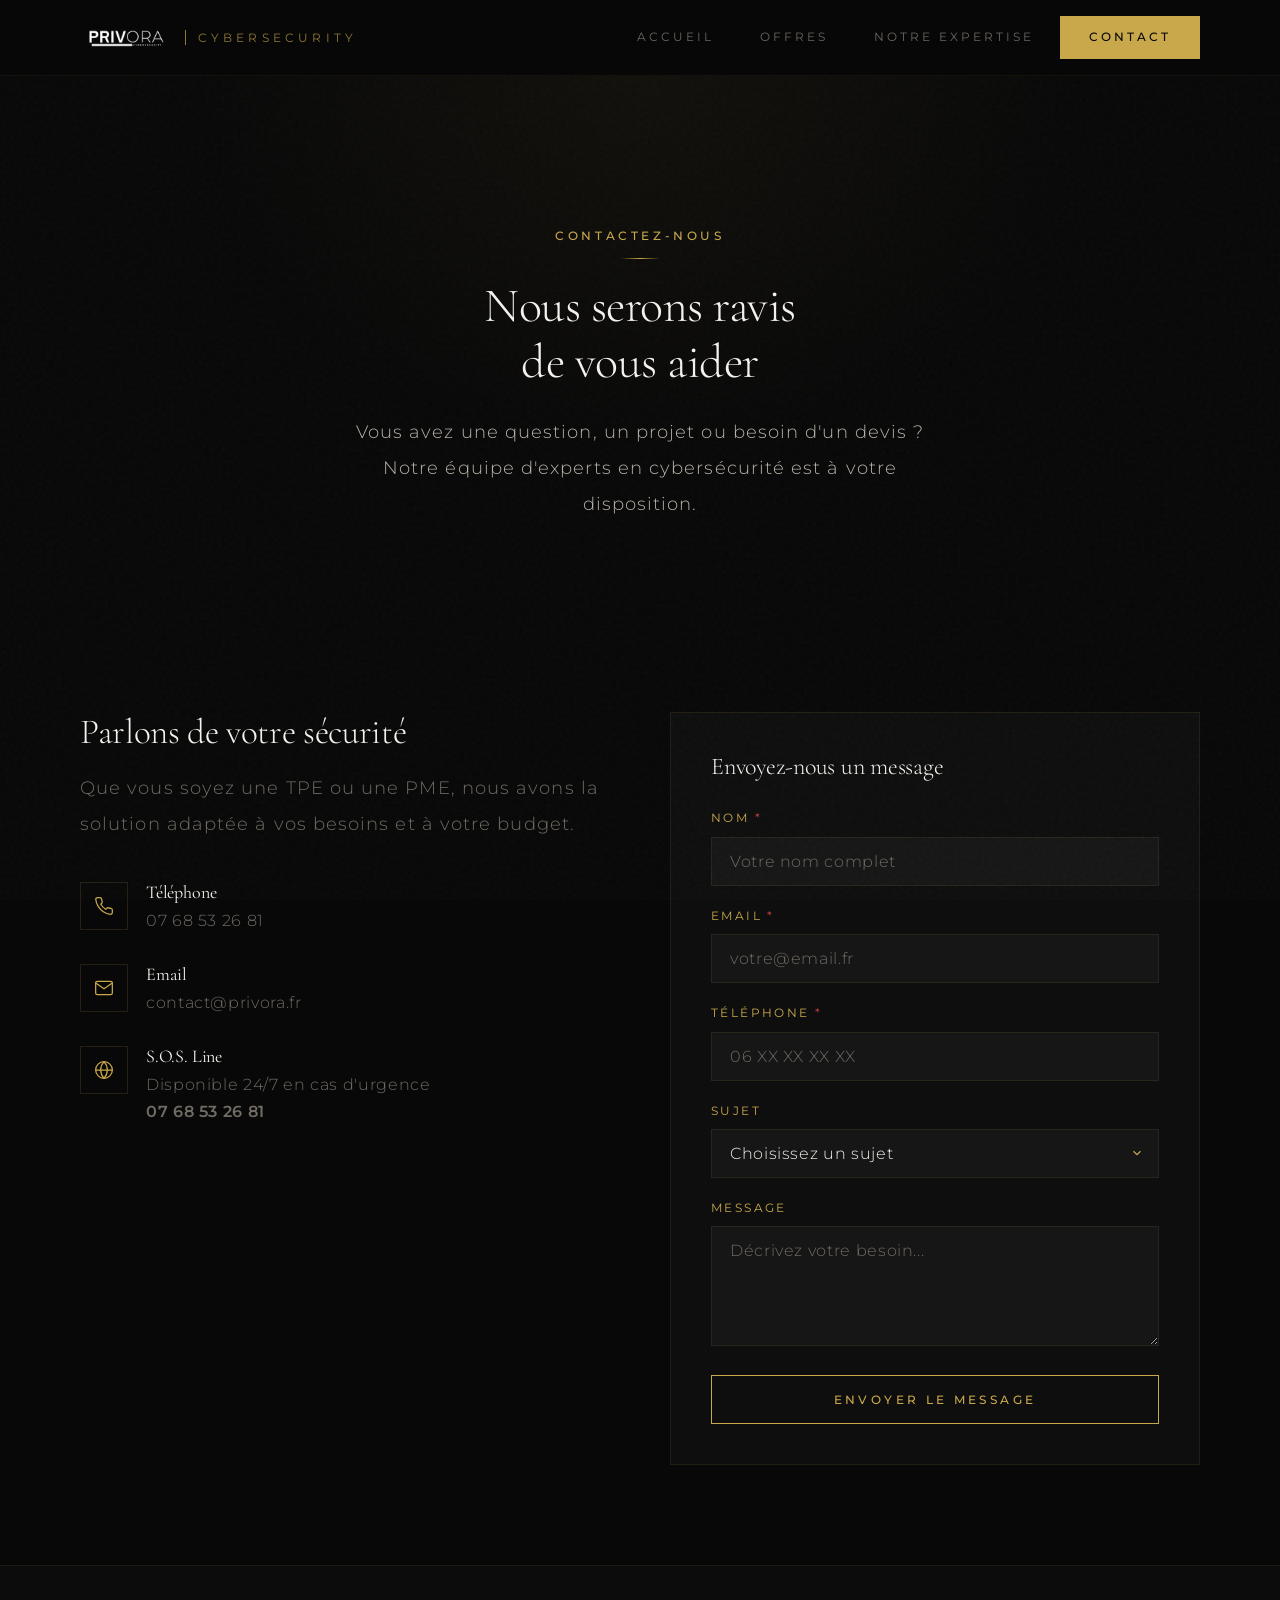
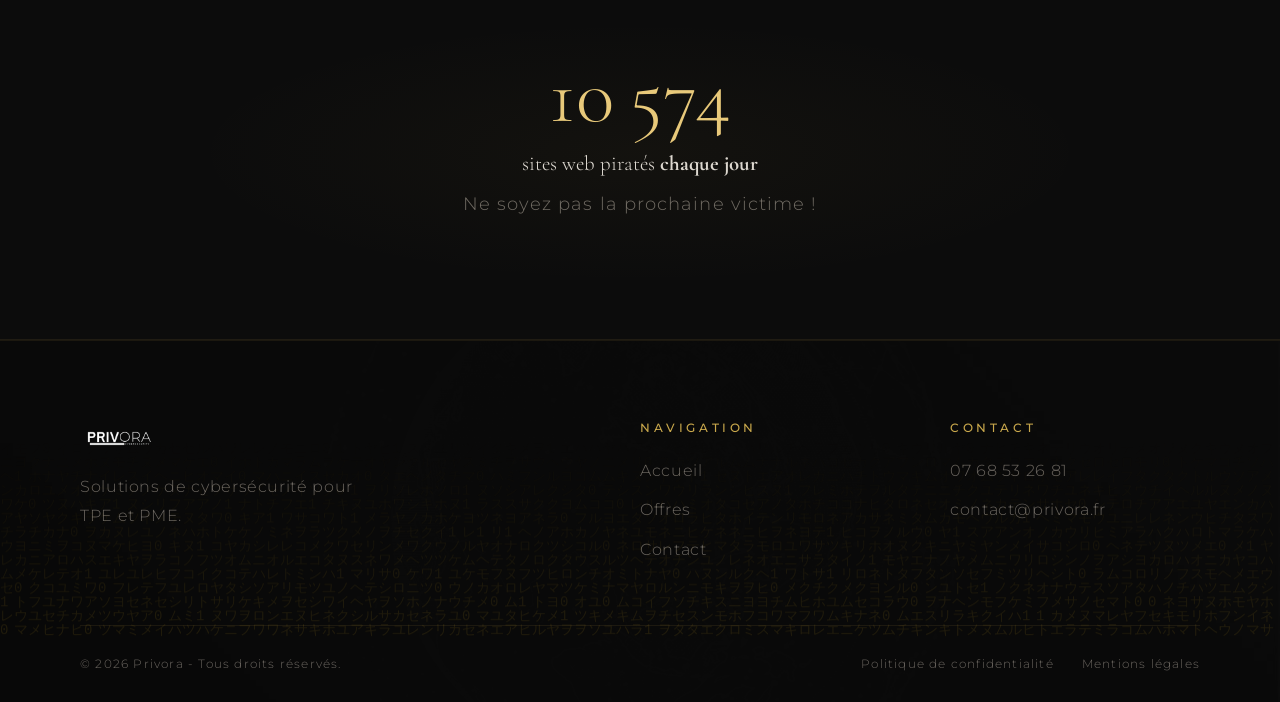
<file: cybersecurite-pme.html>
<!DOCTYPE html>
<html lang="fr">
<head>
    <meta charset="UTF-8">
    <meta name="viewport" content="width=device-width, initial-scale=1.0">
    <title>Contactez-nous - Privora Cybersécurité PME</title>
    <meta name="description" content="Contactez Privora pour protéger votre entreprise. Demandez un devis, un audit ou une consultation en cybersécurité.">
    <link rel="preconnect" href="https://fonts.googleapis.com">
    <link rel="preconnect" href="https://fonts.gstatic.com" crossorigin>
    <link href="https://fonts.googleapis.com/css2?family=Cormorant+Garamond:ital,wght@0,300;0,400;0,600;1,300;1,400&family=Montserrat:wght@300;400;500&display=swap" rel="stylesheet">
    <link rel="stylesheet" href="style.css">
    <link rel="icon" type="image/png" href="favicon.png">
    <link rel="canonical" href="https://privora.fr/cybersecurite-pme.html">
    <meta property="og:title" content="Contactez-nous - Privora Cybersécurité PME">
    <meta property="og:description" content="Contactez Privora pour protéger votre entreprise. Demandez un devis, un audit ou une consultation en cybersécurité.">
    <meta property="og:type" content="website">
    <meta property="og:url" content="https://privora.fr/cybersecurite-pme.html">
    <meta property="og:image" content="https://privora.fr/privora_logo.png">
    <meta property="og:locale" content="fr_FR">
    <meta name="twitter:card" content="summary">
    <meta name="twitter:title" content="Contactez-nous - Privora Cybersécurité PME">
    <meta name="twitter:description" content="Contactez Privora pour protéger votre entreprise.">
    <meta name="twitter:image" content="https://privora.fr/privora_logo.png">
    <script type="application/ld+json">
    {
        "@context": "https://schema.org",
        "@type": "ContactPage",
        "name": "Contactez Privora",
        "description": "Contactez Privora pour protéger votre entreprise. Demandez un devis, un audit ou une consultation en cybersécurité.",
        "url": "https://privora.fr/cybersecurite-pme.html",
        "mainEntity": {
            "@type": "LocalBusiness",
            "name": "Privora",
            "telephone": "+33768532681",
            "email": "contact@privora.fr",
            "url": "https://privora.fr",
            "areaServed": "FR"
        }
    }
    </script>
</head>
<body>

    <nav class="navbar" id="navbar">
        <div class="container nav-inner">
            <a href="index.html" class="logo">
                <img src="privora_logo.png" alt="Privora">
            </a>
            <button class="nav-toggle" id="navToggle" aria-label="Menu">
                <span></span>
                <span></span>
                <span></span>
            </button>
            <ul class="nav-links" id="navLinks">
                <li><a href="index.html">Accueil</a></li>
                <li><a href="tarif-infogerance-informatique.html">Offres</a></li>
                <li><a href="privora-cybersecurite.html">Notre expertise</a></li>
                <li><a href="cybersecurite-pme.html" class="nav-cta active">Contact</a></li>
            </ul>
        </div>
    </nav>

    <section class="page-hero">
        <span class="section-tag">Contactez-nous</span>
        <h1>Nous serons ravis<br>de vous aider</h1>
        <p>Vous avez une question, un projet ou besoin d'un devis ? Notre équipe d'experts en cybersécurité est à votre disposition.</p>
    </section>

    <section class="section">
        <div class="container">
            <div class="contact-grid">
                <div class="contact-info">
                    <h2>Parlons de votre sécurité</h2>
                    <p>Que vous soyez une TPE ou une PME, nous avons la solution adaptée à vos besoins et à votre budget.</p>

                    <div class="contact-detail">
                        <div class="contact-detail-icon">
                            <svg xmlns="http://www.w3.org/2000/svg" viewBox="0 0 24 24" fill="none" stroke="currentColor" stroke-width="1.5" stroke-linecap="round" stroke-linejoin="round"><path d="M22 16.92v3a2 2 0 0 1-2.18 2 19.79 19.79 0 0 1-8.63-3.07 19.5 19.5 0 0 1-6-6 19.79 19.79 0 0 1-3.07-8.67A2 2 0 0 1 4.11 2h3a2 2 0 0 1 2 1.72 12.84 12.84 0 0 0 .7 2.81 2 2 0 0 1-.45 2.11L8.09 9.91a16 16 0 0 0 6 6l1.27-1.27a2 2 0 0 1 2.11-.45 12.84 12.84 0 0 0 2.81.7A2 2 0 0 1 22 16.92z"/></svg>
                        </div>
                        <div>
                            <h4>Téléphone</h4>
                            <a href="tel:0768532681">07 68 53 26 81</a>
                        </div>
                    </div>

                    <div class="contact-detail">
                        <div class="contact-detail-icon">
                            <svg xmlns="http://www.w3.org/2000/svg" viewBox="0 0 24 24" fill="none" stroke="currentColor" stroke-width="1.5" stroke-linecap="round" stroke-linejoin="round"><path d="M4 4h16c1.1 0 2 .9 2 2v12c0 1.1-.9 2-2 2H4c-1.1 0-2-.9-2-2V6c0-1.1.9-2 2-2z"/><polyline points="22,6 12,13 2,6"/></svg>
                        </div>
                        <div>
                            <h4>Email</h4>
                            <a href="mailto:contact@privora.fr">contact@privora.fr</a>
                        </div>
                    </div>

                    <div class="contact-detail">
                        <div class="contact-detail-icon">
                            <svg xmlns="http://www.w3.org/2000/svg" viewBox="0 0 24 24" fill="none" stroke="currentColor" stroke-width="1.5" stroke-linecap="round" stroke-linejoin="round"><circle cx="12" cy="12" r="10"/><line x1="2" y1="12" x2="22" y2="12"/><path d="M12 2a15.3 15.3 0 0 1 4 10 15.3 15.3 0 0 1-4 10 15.3 15.3 0 0 1-4-10 15.3 15.3 0 0 1 4-10z"/></svg>
                        </div>
                        <div>
                            <h4>S.O.S. Line</h4>
                            <p>Disponible 24/7 en cas d'urgence</p>
                            <a href="tel:0768532681" class="text-accent-bold">07 68 53 26 81</a>
                        </div>
                    </div>
                </div>

                <div class="contact-form-card">
                    <h3>Envoyez-nous un message</h3>
                    <form id="contactForm" action="https://webprime.app/webhook/contact/c3c5bce6b31a5fc2a8d06c32284de0bc996174eca23e276dfd96fd021a25a2f4" method="POST" onsubmit="return submitToWebPrime(event)">
                        <div class="hp-wrap">
                            <label for="website2">Votre site web :</label>
                            <input type="text" id="website2" name="_gotcha" autocomplete="off">
                        </div>
                        <div class="form-group">
                            <label for="contact-name">Nom <span class="required">*</span></label>
                            <input type="text" id="contact-name" name="name" required placeholder="Votre nom complet">
                        </div>
                        <div class="form-group">
                            <label for="contact-email">Email <span class="required">*</span></label>
                            <input type="email" id="contact-email" name="email" required placeholder="votre@email.fr">
                        </div>
                        <div class="form-group">
                            <label for="contact-phone">Téléphone <span class="required">*</span></label>
                            <input type="tel" id="contact-phone" name="phone" required placeholder="06 XX XX XX XX" pattern="^(\+33[67]\d{8}|0[67]\d{8})$" title="Numéro français mobile uniquement (06, 07, +336, +337)">
                        </div>
                        <div class="form-group">
                            <label for="contact-subject">Sujet</label>
                            <select id="contact-subject" name="subject">
                                <option value="">Choisissez un sujet</option>
                                <option value="devis">Demande de devis</option>
                                <option value="soc">Supervision & SOC 24/7</option>
                                <option value="infogerance">Infogérance & Protection</option>
                                <option value="pentest">Pentest & Audits</option>
                                <option value="urgence">Urgence - Attaque en cours</option>
                                <option value="autre">Autre</option>
                            </select>
                        </div>
                        <div class="form-group">
                            <label for="contact-message">Message</label>
                            <textarea id="contact-message" name="message" placeholder="Décrivez votre besoin..."></textarea>
                        </div>
                        <div class="form-submit">
                            <button type="submit" class="btn btn-primary">Envoyer le message</button>
                        </div>
                    </form>
                </div>
            </div>
        </div>
    </section>

    <section class="stats-banner">
        <div class="container">
            <div class="stats-content">
                <div class="stat-number" data-target="15372">0</div>
                <p class="stat-label">sites web piratés <strong>chaque jour</strong></p>
                <p class="stat-warning">Ne soyez pas la prochaine victime !</p>
            </div>
        </div>
    </section>

    <footer class="footer" id="footer">
        <div class="footer-bg">
            <img src="footer.webp" alt="" aria-hidden="true">
        </div>
        <canvas id="matrix-canvas-footer"></canvas>
        <div class="container footer-content">
            <div class="footer-main">
                <div class="footer-brand">
                    <img src="privora_logo.png" alt="Privora" class="footer-logo">
                    <p>Solutions de cybersécurité pour TPE et PME.</p>
                </div>
                <div class="footer-links">
                    <h4>Navigation</h4>
                    <ul>
                        <li><a href="index.html">Accueil</a></li>
                        <li><a href="tarif-infogerance-informatique.html">Offres</a></li>
                        <li><a href="cybersecurite-pme.html">Contact</a></li>
                    </ul>
                </div>
                <div class="footer-contact">
                    <h4>Contact</h4>
                    <ul>
                        <li><a href="tel:0768532681">07 68 53 26 81</a></li>
                        <li><a href="mailto:contact@privora.fr">contact@privora.fr</a></li>
                    </ul>
                </div>
            </div>
            <div class="footer-bottom">
                <p>&copy; 2026 Privora - Tous droits réservés.</p>
                <div class="footer-legal">
                    <a href="#">Politique de confidentialité</a>
                    <a href="#">Mentions légales</a>
                </div>
            </div>
        </div>
    </footer>

    <script src="script.js"></script>
</body>
</html>
</file>
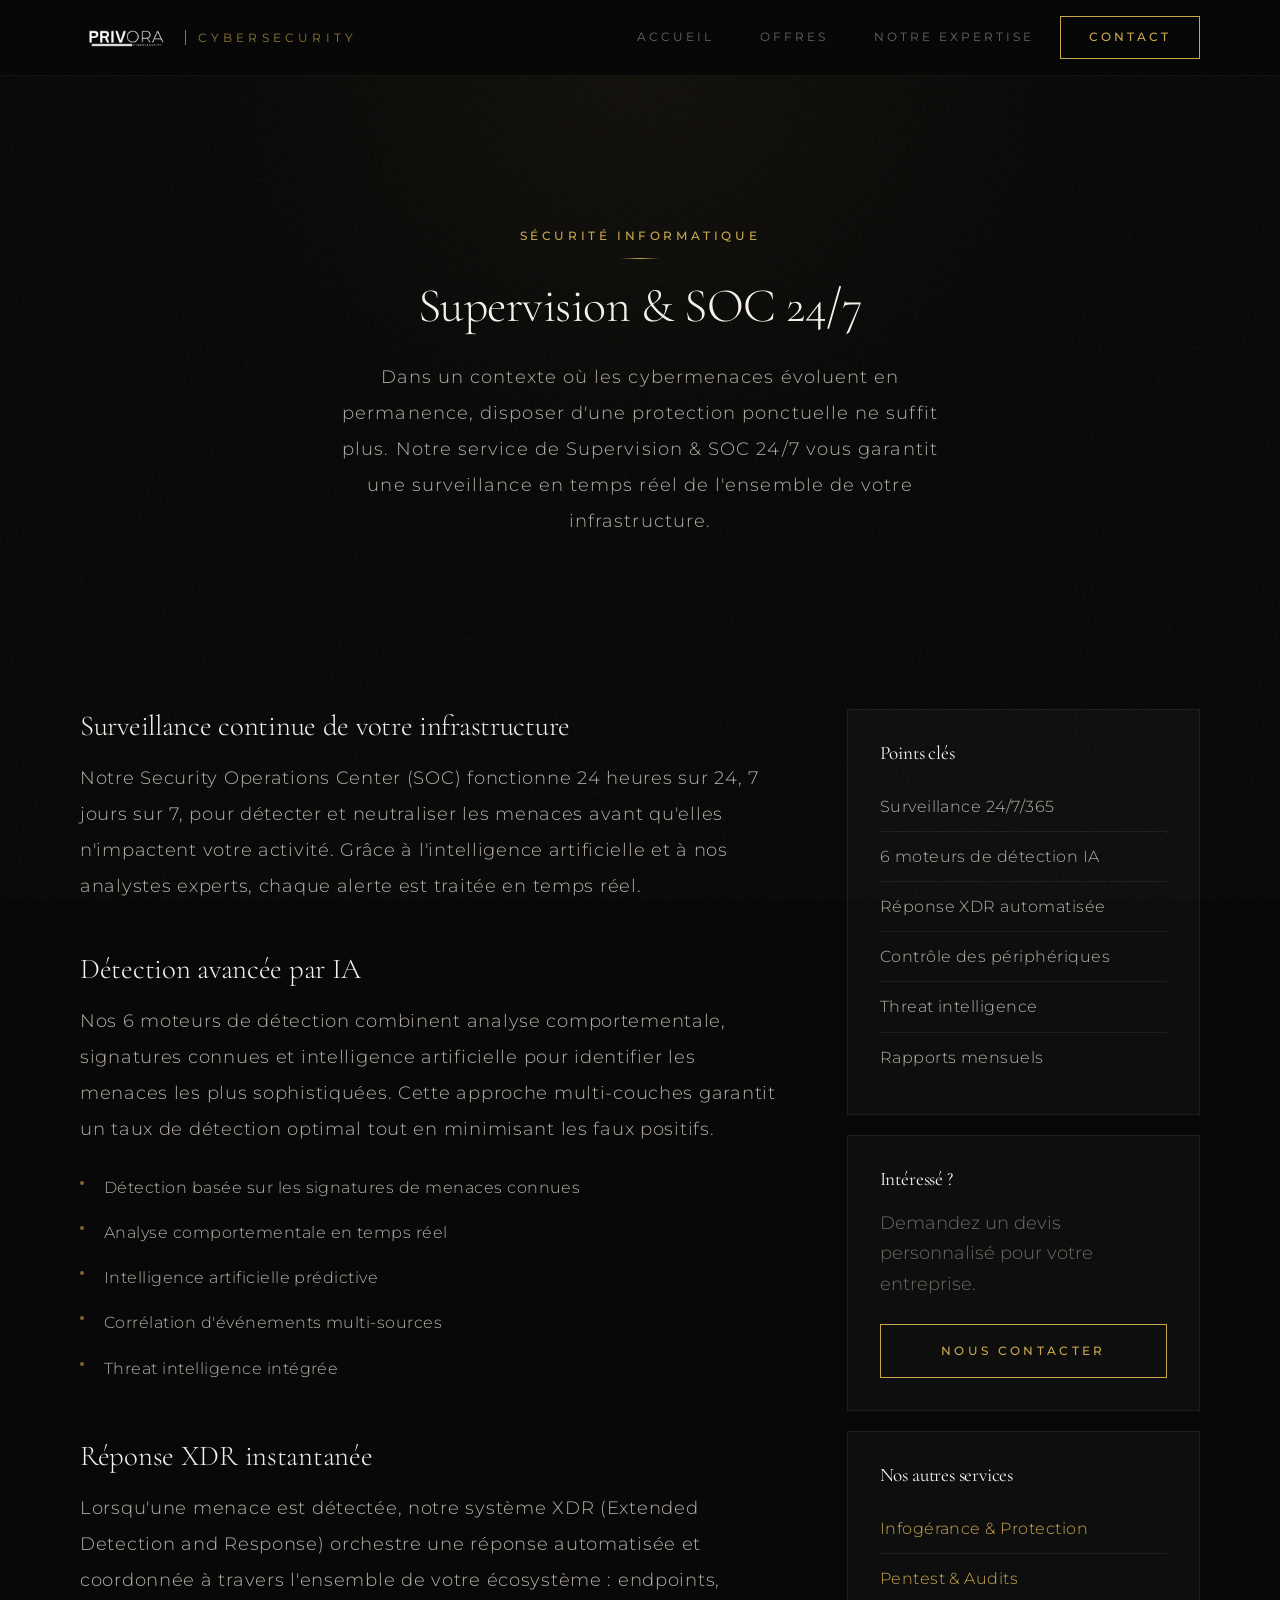
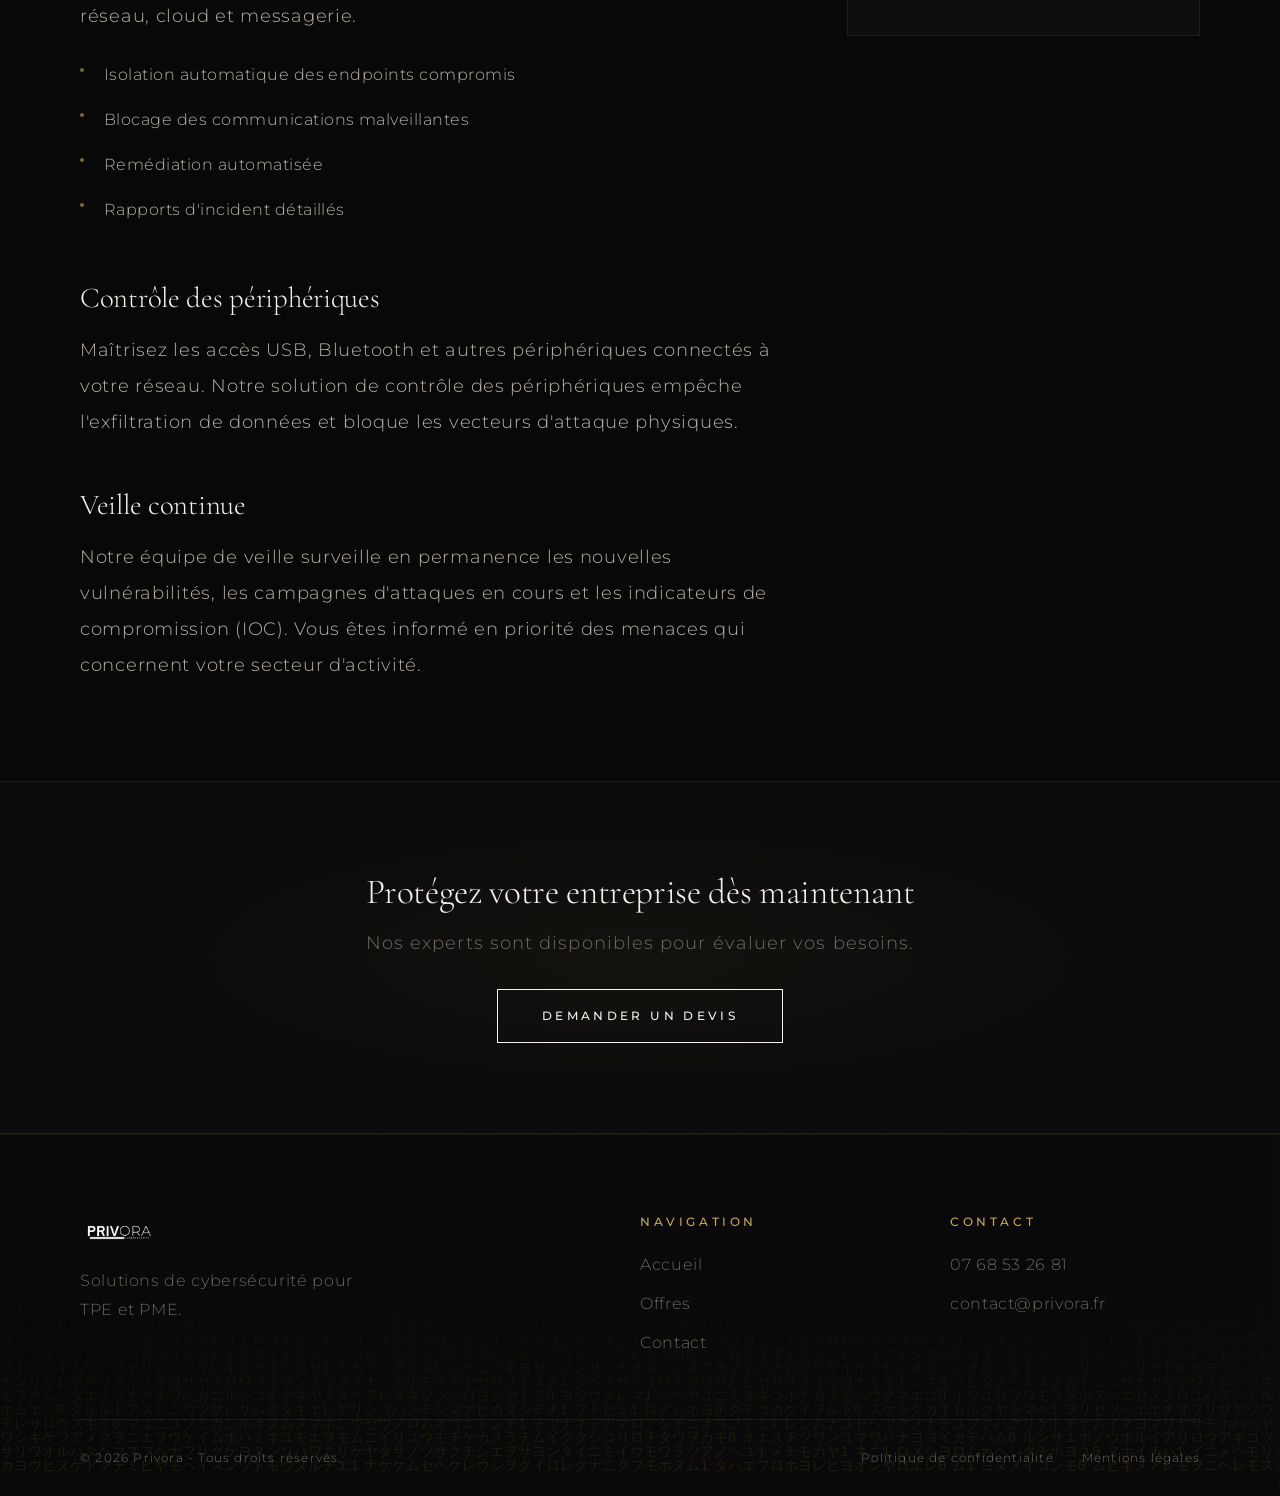
<file: entreprise-cybersecurite.html>
<!DOCTYPE html>
<html lang="fr">
<head>
    <meta charset="UTF-8">
    <meta name="viewport" content="width=device-width, initial-scale=1.0">
    <title>Supervision & SOC 24/7 - Privora Cybersécurité</title>
    <meta name="description" content="Service de Supervision & SOC 24/7 par Privora. Détection IA, réponse XDR, veille continue pour protéger votre entreprise.">
    <link rel="preconnect" href="https://fonts.googleapis.com">
    <link rel="preconnect" href="https://fonts.gstatic.com" crossorigin>
    <link href="https://fonts.googleapis.com/css2?family=Cormorant+Garamond:ital,wght@0,300;0,400;0,600;1,300;1,400&family=Montserrat:wght@300;400;500&display=swap" rel="stylesheet">
    <link rel="stylesheet" href="style.css">
    <link rel="icon" type="image/png" href="favicon.png">
    <link rel="canonical" href="https://privora.fr/entreprise-cybersecurite.html">
    <meta property="og:title" content="Supervision & SOC 24/7 - Privora Cybersécurité">
    <meta property="og:description" content="Service de Supervision & SOC 24/7 par Privora. Détection IA, réponse XDR, veille continue.">
    <meta property="og:type" content="website">
    <meta property="og:url" content="https://privora.fr/entreprise-cybersecurite.html">
    <meta property="og:image" content="https://privora.fr/privora_logo.png">
    <meta property="og:locale" content="fr_FR">
    <meta name="twitter:card" content="summary">
    <meta name="twitter:title" content="Supervision & SOC 24/7 | Privora">
    <meta name="twitter:description" content="Détection IA, réponse XDR, veille continue pour protéger votre entreprise.">
    <meta name="twitter:image" content="https://privora.fr/privora_logo.png">
    <script type="application/ld+json">
    {
        "@context": "https://schema.org",
        "@type": "Service",
        "name": "Supervision & SOC 24/7",
        "description": "Service de Supervision & SOC 24/7 par Privora. Détection IA, réponse XDR, veille continue pour protéger votre entreprise.",
        "url": "https://privora.fr/entreprise-cybersecurite.html",
        "provider": {
            "@type": "LocalBusiness",
            "name": "Privora",
            "url": "https://privora.fr"
        },
        "serviceType": "Supervision SOC 24/7",
        "areaServed": "FR"
    }
    </script>
</head>
<body>

    <nav class="navbar" id="navbar">
        <div class="container nav-inner">
            <a href="index.html" class="logo">
                <img src="privora_logo.png" alt="Privora">
            </a>
            <button class="nav-toggle" id="navToggle" aria-label="Menu">
                <span></span>
                <span></span>
                <span></span>
            </button>
            <ul class="nav-links" id="navLinks">
                <li><a href="index.html">Accueil</a></li>
                <li><a href="tarif-infogerance-informatique.html">Offres</a></li>
                <li><a href="privora-cybersecurite.html">Notre expertise</a></li>
                <li><a href="cybersecurite-pme.html" class="nav-cta">Contact</a></li>
            </ul>
        </div>
    </nav>

    <section class="page-hero">
        <span class="section-tag">Sécurité informatique</span>
        <h1>Supervision & SOC 24/7</h1>
        <p>Dans un contexte où les cybermenaces évoluent en permanence, disposer d'une protection ponctuelle ne suffit plus. Notre service de Supervision & SOC 24/7 vous garantit une surveillance en temps réel de l'ensemble de votre infrastructure.</p>
    </section>

    <section class="service-detail">
        <div class="container">
            <div class="service-detail-grid">
                <div class="service-detail-content">
                    <h2>Surveillance continue de votre infrastructure</h2>
                    <p>Notre Security Operations Center (SOC) fonctionne 24 heures sur 24, 7 jours sur 7, pour détecter et neutraliser les menaces avant qu'elles n'impactent votre activité. Grâce à l'intelligence artificielle et à nos analystes experts, chaque alerte est traitée en temps réel.</p>

                    <h2>Détection avancée par IA</h2>
                    <p>Nos 6 moteurs de détection combinent analyse comportementale, signatures connues et intelligence artificielle pour identifier les menaces les plus sophistiquées. Cette approche multi-couches garantit un taux de détection optimal tout en minimisant les faux positifs.</p>
                    <ul>
                        <li>Détection basée sur les signatures de menaces connues</li>
                        <li>Analyse comportementale en temps réel</li>
                        <li>Intelligence artificielle prédictive</li>
                        <li>Corrélation d'événements multi-sources</li>
                        <li>Threat intelligence intégrée</li>
                    </ul>

                    <h2>Réponse XDR instantanée</h2>
                    <p>Lorsqu'une menace est détectée, notre système XDR (Extended Detection and Response) orchestre une réponse automatisée et coordonnée à travers l'ensemble de votre écosystème : endpoints, réseau, cloud et messagerie.</p>
                    <ul>
                        <li>Isolation automatique des endpoints compromis</li>
                        <li>Blocage des communications malveillantes</li>
                        <li>Remédiation automatisée</li>
                        <li>Rapports d'incident détaillés</li>
                    </ul>

                    <h2>Contrôle des périphériques</h2>
                    <p>Maîtrisez les accès USB, Bluetooth et autres périphériques connectés à votre réseau. Notre solution de contrôle des périphériques empêche l'exfiltration de données et bloque les vecteurs d'attaque physiques.</p>

                    <h2>Veille continue</h2>
                    <p>Notre équipe de veille surveille en permanence les nouvelles vulnérabilités, les campagnes d'attaques en cours et les indicateurs de compromission (IOC). Vous êtes informé en priorité des menaces qui concernent votre secteur d'activité.</p>
                </div>

                <aside class="service-sidebar">
                    <div class="sidebar-card">
                        <h3>Points clés</h3>
                        <ul>
                            <li>Surveillance 24/7/365</li>
                            <li>6 moteurs de détection IA</li>
                            <li>Réponse XDR automatisée</li>
                            <li>Contrôle des périphériques</li>
                            <li>Threat intelligence</li>
                            <li>Rapports mensuels</li>
                        </ul>
                    </div>
                    <div class="sidebar-card">
                        <h3>Intéressé ?</h3>
                        <p class="text-light-sm">Demandez un devis personnalisé pour votre entreprise.</p>
                        <a href="cybersecurite-pme.html" class="btn btn-primary">Nous contacter</a>
                    </div>
                    <div class="sidebar-card">
                        <h3>Nos autres services</h3>
                        <ul>
                            <li><a href="infogerance-informatique.html" class="link-primary">Infogérance & Protection</a></li>
                            <li><a href="pentest-audit.html" class="link-primary">Pentest & Audits</a></li>
                        </ul>
                    </div>
                </aside>
            </div>
        </div>
    </section>

    <section class="stats-banner">
        <div class="container">
            <div class="stats-content">
                <h2 class="stats-banner-title">Protégez votre entreprise dès maintenant</h2>
                <p class="stat-warning">Nos experts sont disponibles pour évaluer vos besoins.</p>
                <a href="cybersecurite-pme.html" class="btn btn-white">Demander un devis</a>
            </div>
        </div>
    </section>

    <footer class="footer" id="footer">
        <div class="footer-bg">
            <img src="footer.webp" alt="" aria-hidden="true">
        </div>
        <canvas id="matrix-canvas-footer"></canvas>
        <div class="container footer-content">
            <div class="footer-main">
                <div class="footer-brand">
                    <img src="privora_logo.png" alt="Privora" class="footer-logo">
                    <p>Solutions de cybersécurité pour TPE et PME.</p>
                </div>
                <div class="footer-links">
                    <h4>Navigation</h4>
                    <ul>
                        <li><a href="index.html">Accueil</a></li>
                        <li><a href="tarif-infogerance-informatique.html">Offres</a></li>
                        <li><a href="cybersecurite-pme.html">Contact</a></li>
                    </ul>
                </div>
                <div class="footer-contact">
                    <h4>Contact</h4>
                    <ul>
                        <li><a href="tel:0768532681">07 68 53 26 81</a></li>
                        <li><a href="mailto:contact@privora.fr">contact@privora.fr</a></li>
                    </ul>
                </div>
            </div>
            <div class="footer-bottom">
                <p>&copy; 2026 Privora - Tous droits réservés.</p>
                <div class="footer-legal">
                    <a href="#">Politique de confidentialité</a>
                    <a href="#">Mentions légales</a>
                </div>
            </div>
        </div>
    </footer>

    <script src="script.js"></script>
</body>
</html>
</file>
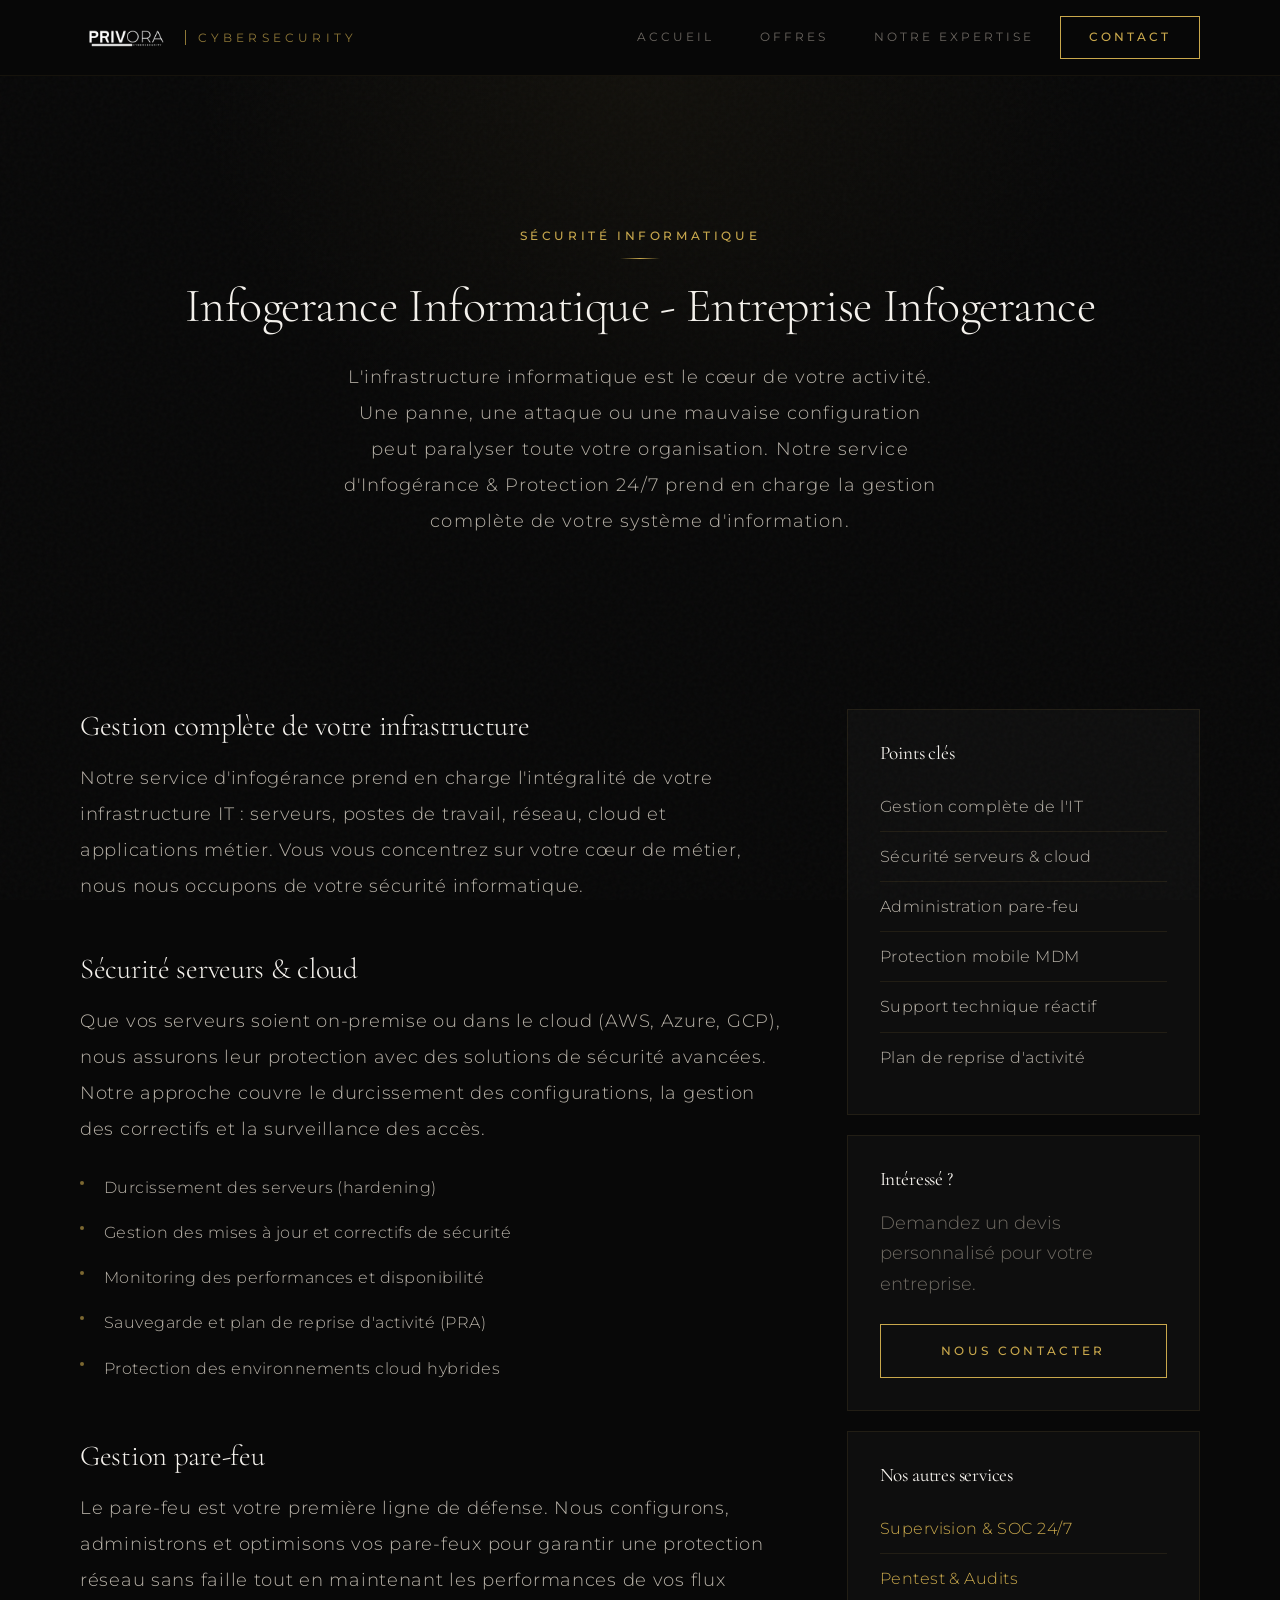
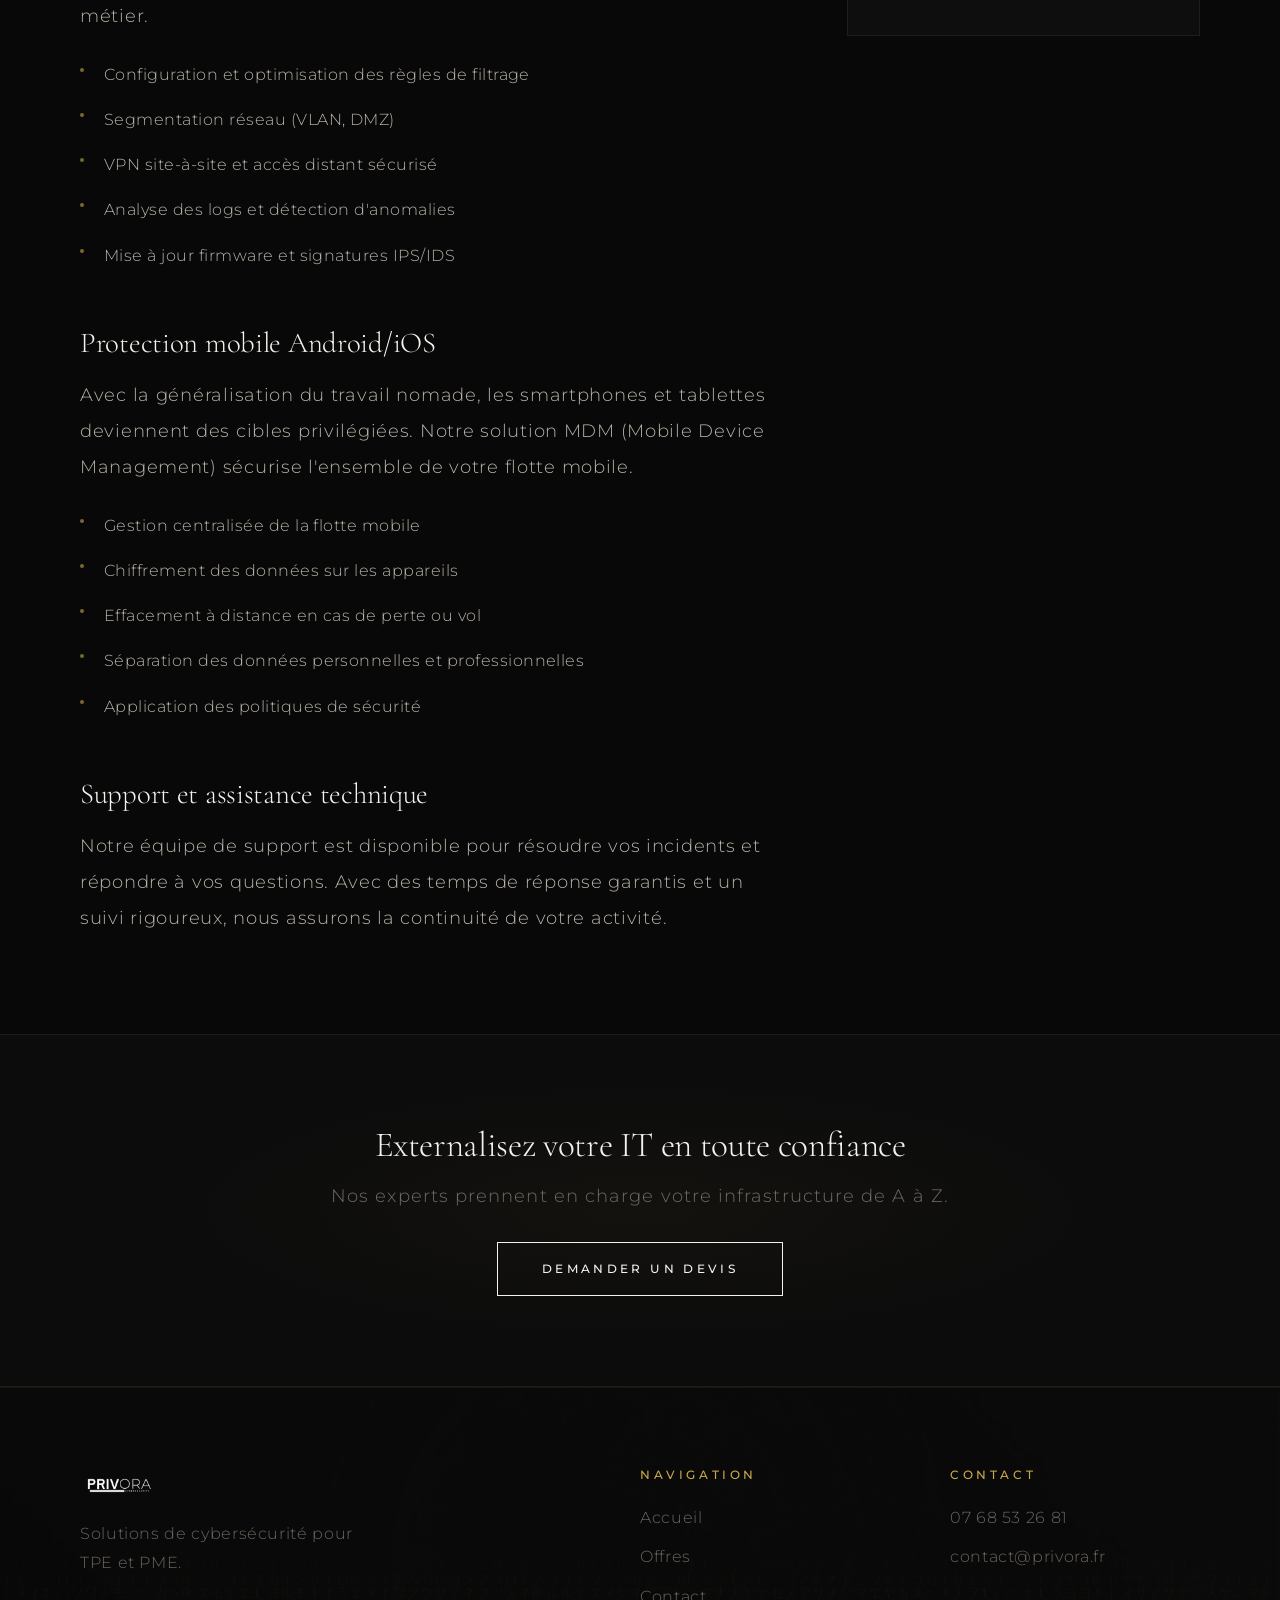
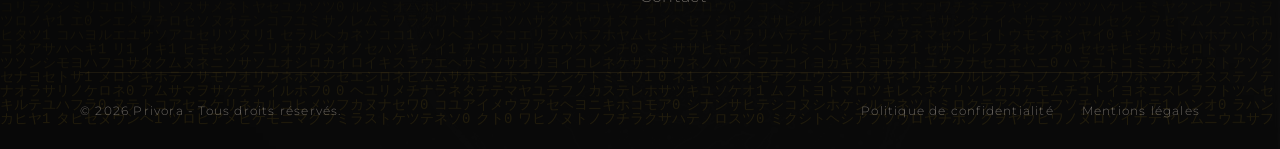
<file: infogerance-informatique.html>
<!DOCTYPE html>
<html lang="fr">
<head>
    <meta charset="UTF-8">
    <meta name="viewport" content="width=device-width, initial-scale=1.0">
    <title>Infogerance Informatique - Entreprise Infogerance | Privora</title>
    <meta name="description" content="Service d'infogérance informatique pour entreprises. Protection serveurs, cloud, pare-feu et mobile par Privora.">
    <link rel="preconnect" href="https://fonts.googleapis.com">
    <link rel="preconnect" href="https://fonts.gstatic.com" crossorigin>
    <link href="https://fonts.googleapis.com/css2?family=Cormorant+Garamond:ital,wght@0,300;0,400;0,600;1,300;1,400&family=Montserrat:wght@300;400;500&display=swap" rel="stylesheet">
    <link rel="stylesheet" href="style.css">
    <link rel="icon" type="image/png" href="favicon.png">
    <link rel="canonical" href="https://privora.fr/infogerance-informatique.html">
    <meta property="og:title" content="Infogerance Informatique | Privora">
    <meta property="og:description" content="Service d'infogérance informatique pour entreprises. Protection serveurs, cloud, pare-feu et mobile.">
    <meta property="og:type" content="website">
    <meta property="og:url" content="https://privora.fr/infogerance-informatique.html">
    <meta property="og:image" content="https://privora.fr/privora_logo.png">
    <meta property="og:locale" content="fr_FR">
    <meta name="twitter:card" content="summary">
    <meta name="twitter:title" content="Infogerance Informatique | Privora">
    <meta name="twitter:description" content="Service d'infogérance informatique pour entreprises par Privora.">
    <meta name="twitter:image" content="https://privora.fr/privora_logo.png">
    <script type="application/ld+json">
    {
        "@context": "https://schema.org",
        "@type": "Service",
        "name": "Infogérance Informatique",
        "description": "Service d'infogérance informatique pour entreprises. Protection serveurs, cloud, pare-feu et mobile par Privora.",
        "url": "https://privora.fr/infogerance-informatique.html",
        "provider": {
            "@type": "LocalBusiness",
            "name": "Privora",
            "url": "https://privora.fr"
        },
        "serviceType": "Infogérance IT",
        "areaServed": "FR"
    }
    </script>
</head>
<body>

    <nav class="navbar" id="navbar">
        <div class="container nav-inner">
            <a href="index.html" class="logo">
                <img src="privora_logo.png" alt="Privora">
            </a>
            <button class="nav-toggle" id="navToggle" aria-label="Menu">
                <span></span>
                <span></span>
                <span></span>
            </button>
            <ul class="nav-links" id="navLinks">
                <li><a href="index.html">Accueil</a></li>
                <li><a href="tarif-infogerance-informatique.html">Offres</a></li>
                <li><a href="privora-cybersecurite.html">Notre expertise</a></li>
                <li><a href="cybersecurite-pme.html" class="nav-cta">Contact</a></li>
            </ul>
        </div>
    </nav>

    <section class="page-hero">
        <span class="section-tag">Sécurité informatique</span>
        <h1>Infogerance Informatique - Entreprise Infogerance</h1>
        <p>L'infrastructure informatique est le cœur de votre activité. Une panne, une attaque ou une mauvaise configuration peut paralyser toute votre organisation. Notre service d'Infogérance & Protection 24/7 prend en charge la gestion complète de votre système d'information.</p>
    </section>

    <section class="service-detail">
        <div class="container">
            <div class="service-detail-grid">
                <div class="service-detail-content">
                    <h2>Gestion complète de votre infrastructure</h2>
                    <p>Notre service d'infogérance prend en charge l'intégralité de votre infrastructure IT : serveurs, postes de travail, réseau, cloud et applications métier. Vous vous concentrez sur votre cœur de métier, nous nous occupons de votre sécurité informatique.</p>

                    <h2>Sécurité serveurs & cloud</h2>
                    <p>Que vos serveurs soient on-premise ou dans le cloud (AWS, Azure, GCP), nous assurons leur protection avec des solutions de sécurité avancées. Notre approche couvre le durcissement des configurations, la gestion des correctifs et la surveillance des accès.</p>
                    <ul>
                        <li>Durcissement des serveurs (hardening)</li>
                        <li>Gestion des mises à jour et correctifs de sécurité</li>
                        <li>Monitoring des performances et disponibilité</li>
                        <li>Sauvegarde et plan de reprise d'activité (PRA)</li>
                        <li>Protection des environnements cloud hybrides</li>
                    </ul>

                    <h2>Gestion pare-feu</h2>
                    <p>Le pare-feu est votre première ligne de défense. Nous configurons, administrons et optimisons vos pare-feux pour garantir une protection réseau sans faille tout en maintenant les performances de vos flux métier.</p>
                    <ul>
                        <li>Configuration et optimisation des règles de filtrage</li>
                        <li>Segmentation réseau (VLAN, DMZ)</li>
                        <li>VPN site-à-site et accès distant sécurisé</li>
                        <li>Analyse des logs et détection d'anomalies</li>
                        <li>Mise à jour firmware et signatures IPS/IDS</li>
                    </ul>

                    <h2>Protection mobile Android/iOS</h2>
                    <p>Avec la généralisation du travail nomade, les smartphones et tablettes deviennent des cibles privilégiées. Notre solution MDM (Mobile Device Management) sécurise l'ensemble de votre flotte mobile.</p>
                    <ul>
                        <li>Gestion centralisée de la flotte mobile</li>
                        <li>Chiffrement des données sur les appareils</li>
                        <li>Effacement à distance en cas de perte ou vol</li>
                        <li>Séparation des données personnelles et professionnelles</li>
                        <li>Application des politiques de sécurité</li>
                    </ul>

                    <h2>Support et assistance technique</h2>
                    <p>Notre équipe de support est disponible pour résoudre vos incidents et répondre à vos questions. Avec des temps de réponse garantis et un suivi rigoureux, nous assurons la continuité de votre activité.</p>
                </div>

                <aside class="service-sidebar">
                    <div class="sidebar-card">
                        <h3>Points clés</h3>
                        <ul>
                            <li>Gestion complète de l'IT</li>
                            <li>Sécurité serveurs & cloud</li>
                            <li>Administration pare-feu</li>
                            <li>Protection mobile MDM</li>
                            <li>Support technique réactif</li>
                            <li>Plan de reprise d'activité</li>
                        </ul>
                    </div>
                    <div class="sidebar-card">
                        <h3>Intéressé ?</h3>
                        <p class="text-light-sm">Demandez un devis personnalisé pour votre entreprise.</p>
                        <a href="cybersecurite-pme.html" class="btn btn-primary">Nous contacter</a>
                    </div>
                    <div class="sidebar-card">
                        <h3>Nos autres services</h3>
                        <ul>
                            <li><a href="entreprise-cybersecurite.html" class="link-primary">Supervision & SOC 24/7</a></li>
                            <li><a href="pentest-audit.html" class="link-primary">Pentest & Audits</a></li>
                        </ul>
                    </div>
                </aside>
            </div>
        </div>
    </section>

    <section class="stats-banner">
        <div class="container">
            <div class="stats-content">
                <h2 class="stats-banner-title">Externalisez votre IT en toute confiance</h2>
                <p class="stat-warning">Nos experts prennent en charge votre infrastructure de A à Z.</p>
                <a href="cybersecurite-pme.html" class="btn btn-white">Demander un devis</a>
            </div>
        </div>
    </section>

    <footer class="footer" id="footer">
        <div class="footer-bg">
            <img src="footer.webp" alt="" aria-hidden="true">
        </div>
        <canvas id="matrix-canvas-footer"></canvas>
        <div class="container footer-content">
            <div class="footer-main">
                <div class="footer-brand">
                    <img src="privora_logo.png" alt="Privora" class="footer-logo">
                    <p>Solutions de cybersécurité pour TPE et PME.</p>
                </div>
                <div class="footer-links">
                    <h4>Navigation</h4>
                    <ul>
                        <li><a href="index.html">Accueil</a></li>
                        <li><a href="tarif-infogerance-informatique.html">Offres</a></li>
                        <li><a href="cybersecurite-pme.html">Contact</a></li>
                    </ul>
                </div>
                <div class="footer-contact">
                    <h4>Contact</h4>
                    <ul>
                        <li><a href="tel:0768532681">07 68 53 26 81</a></li>
                        <li><a href="mailto:contact@privora.fr">contact@privora.fr</a></li>
                    </ul>
                </div>
            </div>
            <div class="footer-bottom">
                <p>&copy; 2026 Privora - Tous droits réservés.</p>
                <div class="footer-legal">
                    <a href="#">Politique de confidentialité</a>
                    <a href="#">Mentions légales</a>
                </div>
            </div>
        </div>
    </footer>

    <script src="script.js"></script>
</body>
</html>
</file>
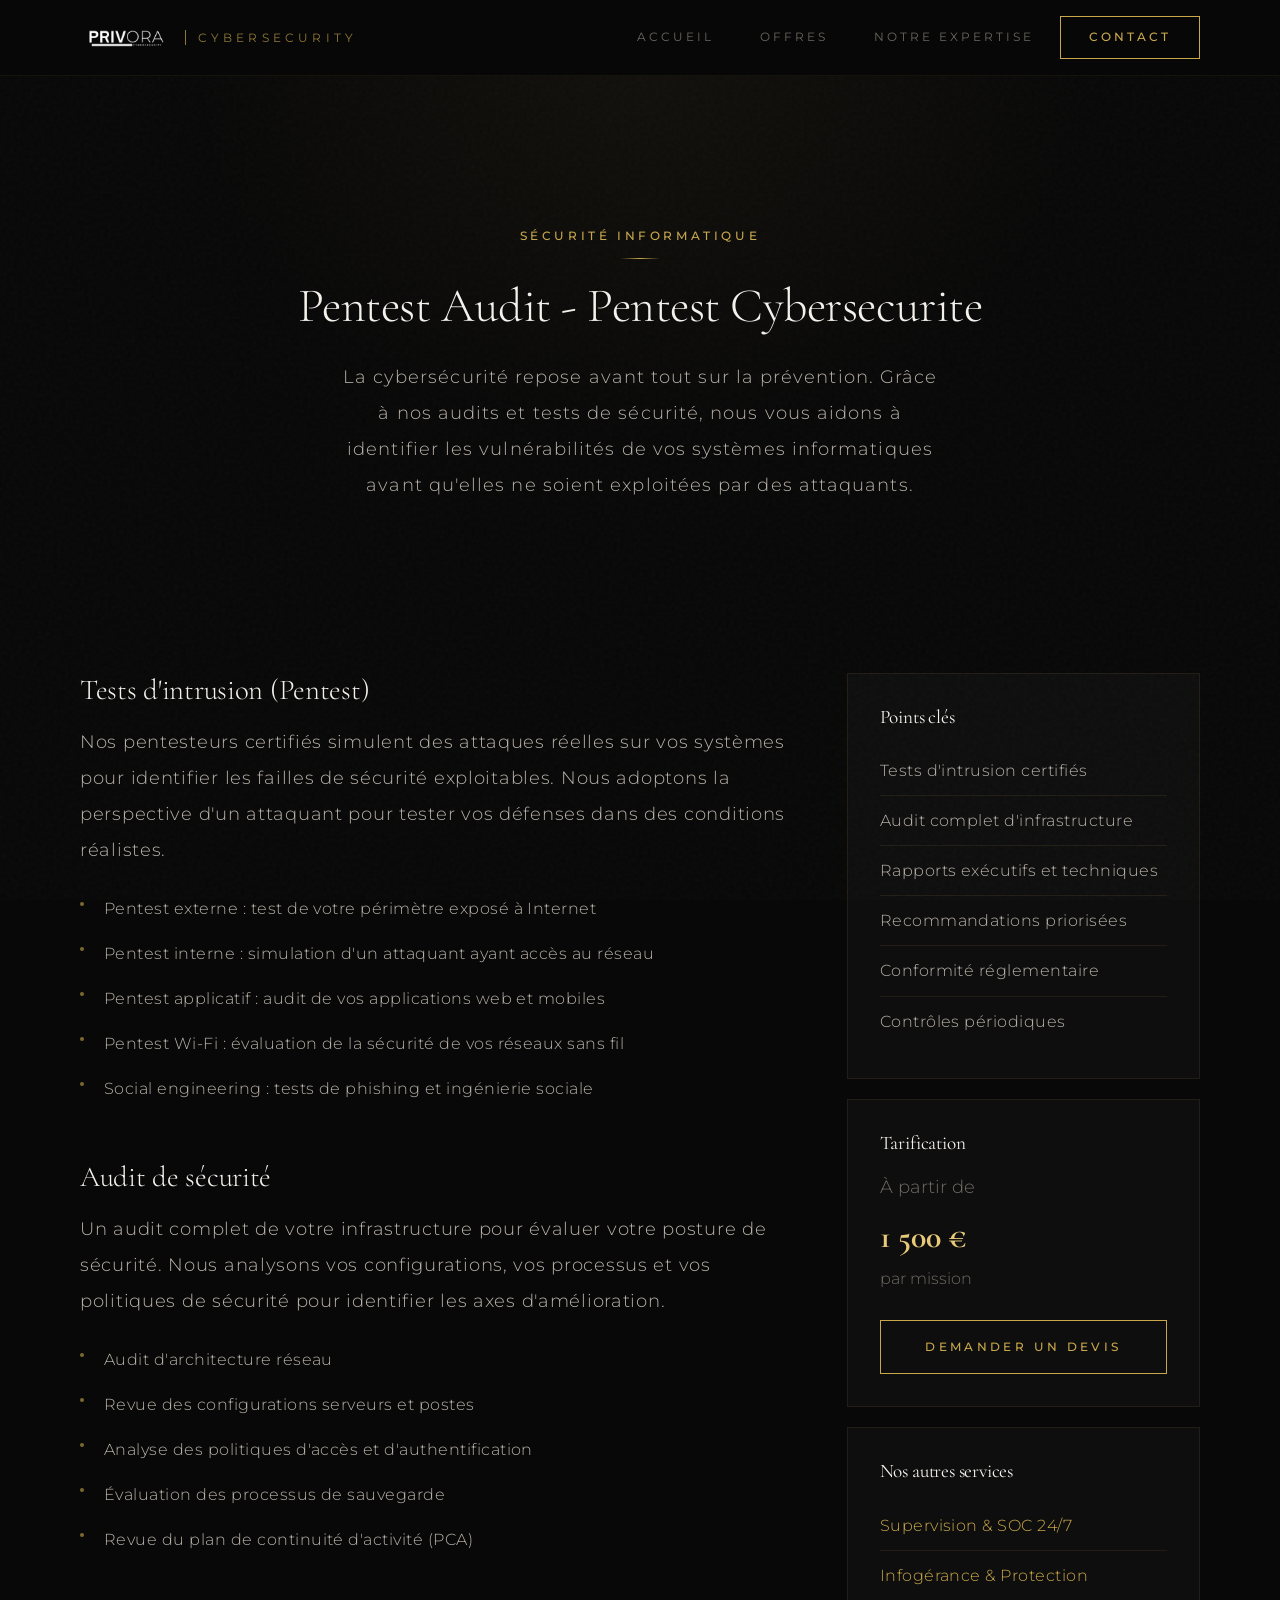
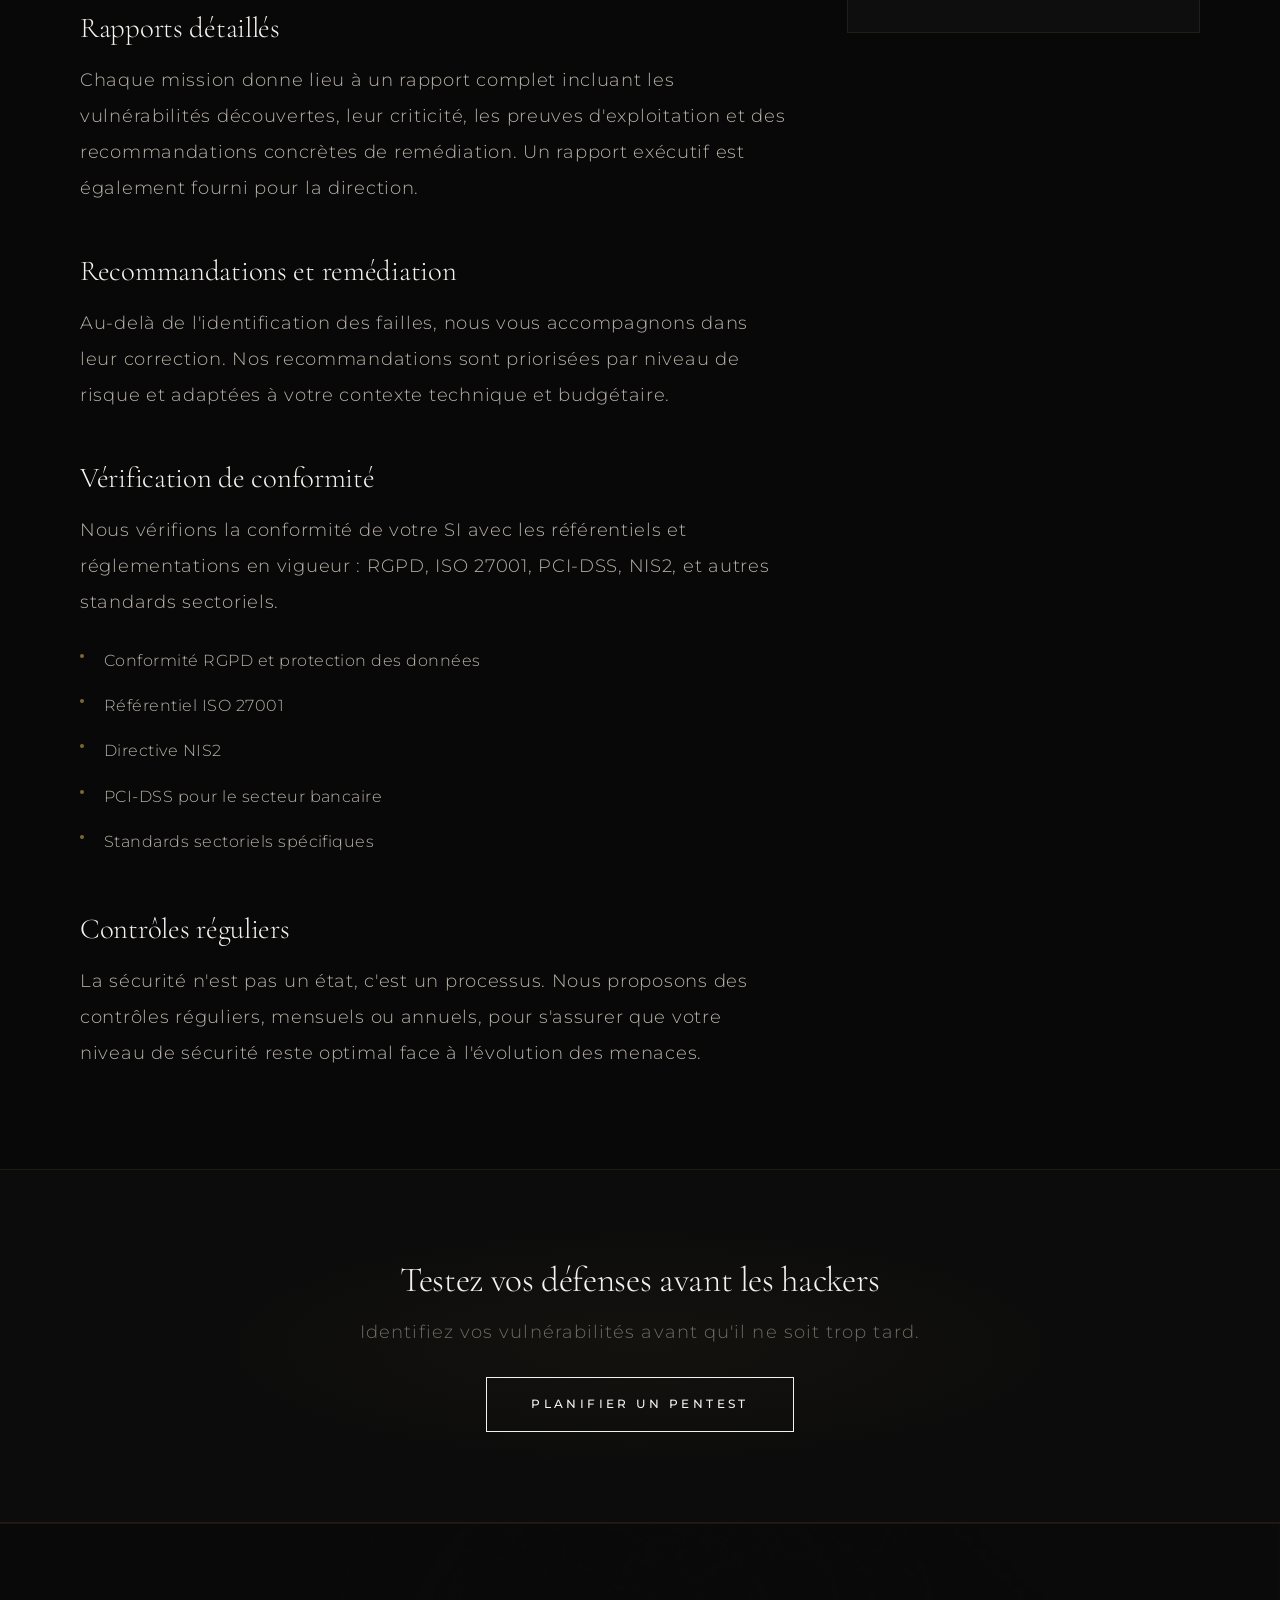
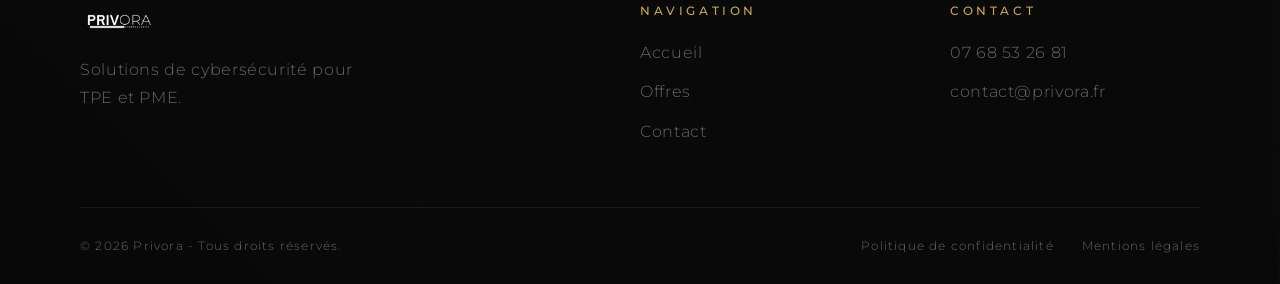
<file: pentest-audit.html>
<!DOCTYPE html>
<html lang="fr">
<head>
    <meta charset="UTF-8">
    <meta name="viewport" content="width=device-width, initial-scale=1.0">
    <title>Pentest Audit - Pentest Cybersecurite | Privora</title>
    <meta name="description" content="Tests d'intrusion et audits de sécurité par Privora. Identifiez vos vulnérabilités, conformité réglementaire, rapports détaillés.">
    <link rel="preconnect" href="https://fonts.googleapis.com">
    <link rel="preconnect" href="https://fonts.gstatic.com" crossorigin>
    <link href="https://fonts.googleapis.com/css2?family=Cormorant+Garamond:ital,wght@0,300;0,400;0,600;1,300;1,400&family=Montserrat:wght@300;400;500&display=swap" rel="stylesheet">
    <link rel="stylesheet" href="style.css">
    <link rel="icon" type="image/png" href="favicon.png">
    <link rel="canonical" href="https://privora.fr/pentest-audit.html">
    <meta property="og:title" content="Pentest Audit - Pentest Cybersecurite | Privora">
    <meta property="og:description" content="Tests d'intrusion et audits de sécurité par Privora. Identifiez vos vulnérabilités.">
    <meta property="og:type" content="website">
    <meta property="og:url" content="https://privora.fr/pentest-audit.html">
    <meta property="og:image" content="https://privora.fr/privora_logo.png">
    <meta property="og:locale" content="fr_FR">
    <meta name="twitter:card" content="summary">
    <meta name="twitter:title" content="Pentest Audit | Privora">
    <meta name="twitter:description" content="Tests d'intrusion et audits de sécurité par Privora.">
    <meta name="twitter:image" content="https://privora.fr/privora_logo.png">
    <script type="application/ld+json">
    {
        "@context": "https://schema.org",
        "@type": "Service",
        "name": "Pentest & Audits de Sécurité",
        "description": "Tests d'intrusion et audits de sécurité par Privora. Identifiez vos vulnérabilités, conformité réglementaire, rapports détaillés.",
        "url": "https://privora.fr/pentest-audit.html",
        "provider": {
            "@type": "LocalBusiness",
            "name": "Privora",
            "url": "https://privora.fr"
        },
        "serviceType": "Pentest et Audit",
        "areaServed": "FR"
    }
    </script>
</head>
<body>

    <nav class="navbar" id="navbar">
        <div class="container nav-inner">
            <a href="index.html" class="logo">
                <img src="privora_logo.png" alt="Privora">
            </a>
            <button class="nav-toggle" id="navToggle" aria-label="Menu">
                <span></span>
                <span></span>
                <span></span>
            </button>
            <ul class="nav-links" id="navLinks">
                <li><a href="index.html">Accueil</a></li>
                <li><a href="tarif-infogerance-informatique.html">Offres</a></li>
                <li><a href="privora-cybersecurite.html">Notre expertise</a></li>
                <li><a href="cybersecurite-pme.html" class="nav-cta">Contact</a></li>
            </ul>
        </div>
    </nav>

    <section class="page-hero">
        <span class="section-tag">Sécurité informatique</span>
        <h1>Pentest Audit - Pentest Cybersecurite</h1>
        <p>La cybersécurité repose avant tout sur la prévention. Grâce à nos audits et tests de sécurité, nous vous aidons à identifier les vulnérabilités de vos systèmes informatiques avant qu'elles ne soient exploitées par des attaquants.</p>
    </section>

    <section class="service-detail">
        <div class="container">
            <div class="service-detail-grid">
                <div class="service-detail-content">
                    <h2>Tests d'intrusion (Pentest)</h2>
                    <p>Nos pentesteurs certifiés simulent des attaques réelles sur vos systèmes pour identifier les failles de sécurité exploitables. Nous adoptons la perspective d'un attaquant pour tester vos défenses dans des conditions réalistes.</p>
                    <ul>
                        <li>Pentest externe : test de votre périmètre exposé à Internet</li>
                        <li>Pentest interne : simulation d'un attaquant ayant accès au réseau</li>
                        <li>Pentest applicatif : audit de vos applications web et mobiles</li>
                        <li>Pentest Wi-Fi : évaluation de la sécurité de vos réseaux sans fil</li>
                        <li>Social engineering : tests de phishing et ingénierie sociale</li>
                    </ul>

                    <h2>Audit de sécurité</h2>
                    <p>Un audit complet de votre infrastructure pour évaluer votre posture de sécurité. Nous analysons vos configurations, vos processus et vos politiques de sécurité pour identifier les axes d'amélioration.</p>
                    <ul>
                        <li>Audit d'architecture réseau</li>
                        <li>Revue des configurations serveurs et postes</li>
                        <li>Analyse des politiques d'accès et d'authentification</li>
                        <li>Évaluation des processus de sauvegarde</li>
                        <li>Revue du plan de continuité d'activité (PCA)</li>
                    </ul>

                    <h2>Rapports détaillés</h2>
                    <p>Chaque mission donne lieu à un rapport complet incluant les vulnérabilités découvertes, leur criticité, les preuves d'exploitation et des recommandations concrètes de remédiation. Un rapport exécutif est également fourni pour la direction.</p>

                    <h2>Recommandations et remédiation</h2>
                    <p>Au-delà de l'identification des failles, nous vous accompagnons dans leur correction. Nos recommandations sont priorisées par niveau de risque et adaptées à votre contexte technique et budgétaire.</p>

                    <h2>Vérification de conformité</h2>
                    <p>Nous vérifions la conformité de votre SI avec les référentiels et réglementations en vigueur : RGPD, ISO 27001, PCI-DSS, NIS2, et autres standards sectoriels.</p>
                    <ul>
                        <li>Conformité RGPD et protection des données</li>
                        <li>Référentiel ISO 27001</li>
                        <li>Directive NIS2</li>
                        <li>PCI-DSS pour le secteur bancaire</li>
                        <li>Standards sectoriels spécifiques</li>
                    </ul>

                    <h2>Contrôles réguliers</h2>
                    <p>La sécurité n'est pas un état, c'est un processus. Nous proposons des contrôles réguliers, mensuels ou annuels, pour s'assurer que votre niveau de sécurité reste optimal face à l'évolution des menaces.</p>
                </div>

                <aside class="service-sidebar">
                    <div class="sidebar-card">
                        <h3>Points clés</h3>
                        <ul>
                            <li>Tests d'intrusion certifiés</li>
                            <li>Audit complet d'infrastructure</li>
                            <li>Rapports exécutifs et techniques</li>
                            <li>Recommandations priorisées</li>
                            <li>Conformité réglementaire</li>
                            <li>Contrôles périodiques</li>
                        </ul>
                    </div>
                    <div class="sidebar-card">
                        <h3>Tarification</h3>
                        <p class="pricing-label-sm">À partir de</p>
                        <p class="pricing-value-lg">1 500 &euro;</p>
                        <p class="text-light-xs">par mission</p>
                        <a href="cybersecurite-pme.html" class="btn btn-primary">Demander un devis</a>
                    </div>
                    <div class="sidebar-card">
                        <h3>Nos autres services</h3>
                        <ul>
                            <li><a href="entreprise-cybersecurite.html" class="link-primary">Supervision & SOC 24/7</a></li>
                            <li><a href="infogerance-informatique.html" class="link-primary">Infogérance & Protection</a></li>
                        </ul>
                    </div>
                </aside>
            </div>
        </div>
    </section>

    <section class="stats-banner">
        <div class="container">
            <div class="stats-content">
                <h2 class="stats-banner-title">Testez vos défenses avant les hackers</h2>
                <p class="stat-warning">Identifiez vos vulnérabilités avant qu'il ne soit trop tard.</p>
                <a href="cybersecurite-pme.html" class="btn btn-white">Planifier un pentest</a>
            </div>
        </div>
    </section>

    <footer class="footer" id="footer">
        <div class="footer-bg">
            <img src="footer.webp" alt="" aria-hidden="true">
        </div>
        <canvas id="matrix-canvas-footer"></canvas>
        <div class="container footer-content">
            <div class="footer-main">
                <div class="footer-brand">
                    <img src="privora_logo.png" alt="Privora" class="footer-logo">
                    <p>Solutions de cybersécurité pour TPE et PME.</p>
                </div>
                <div class="footer-links">
                    <h4>Navigation</h4>
                    <ul>
                        <li><a href="index.html">Accueil</a></li>
                        <li><a href="tarif-infogerance-informatique.html">Offres</a></li>
                        <li><a href="cybersecurite-pme.html">Contact</a></li>
                    </ul>
                </div>
                <div class="footer-contact">
                    <h4>Contact</h4>
                    <ul>
                        <li><a href="tel:0768532681">07 68 53 26 81</a></li>
                        <li><a href="mailto:contact@privora.fr">contact@privora.fr</a></li>
                    </ul>
                </div>
            </div>
            <div class="footer-bottom">
                <p>&copy; 2026 Privora - Tous droits réservés.</p>
                <div class="footer-legal">
                    <a href="#">Politique de confidentialité</a>
                    <a href="#">Mentions légales</a>
                </div>
            </div>
        </div>
    </footer>

    <script src="script.js"></script>
</body>
</html>
</file>
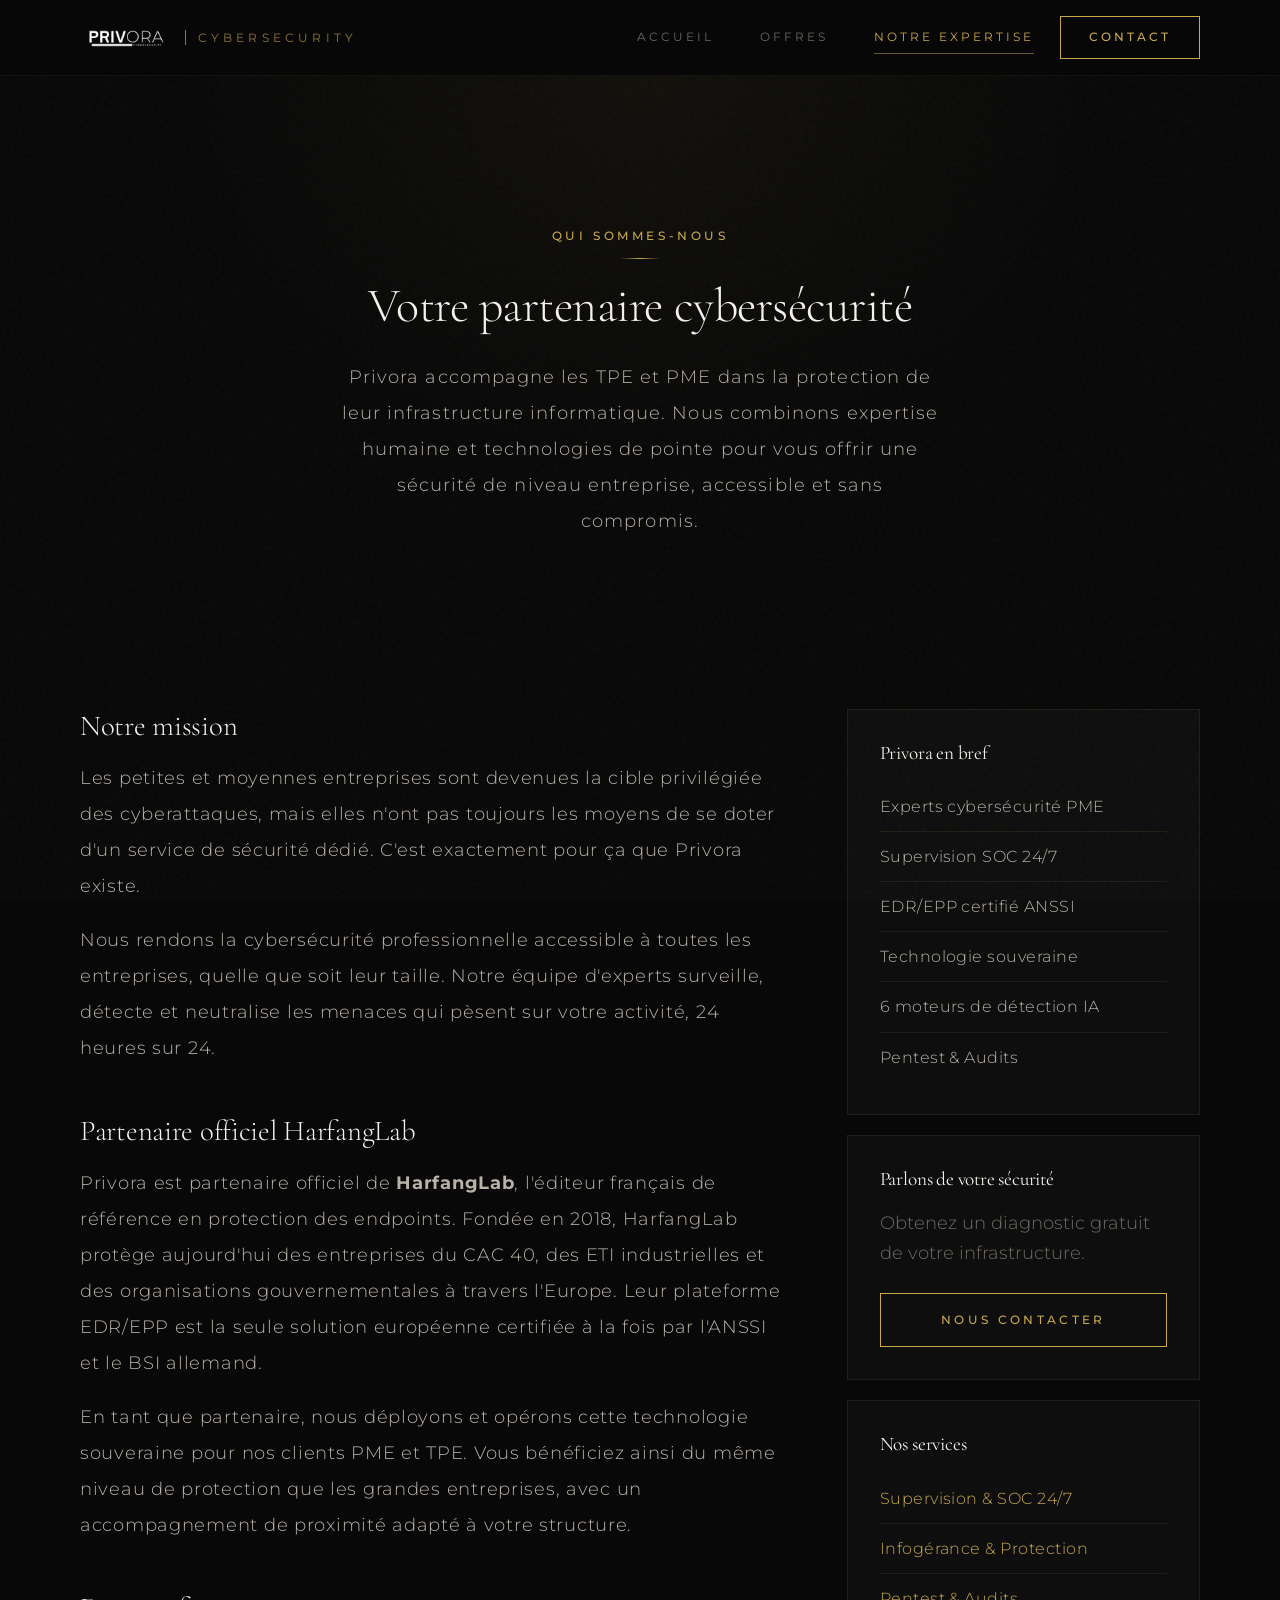
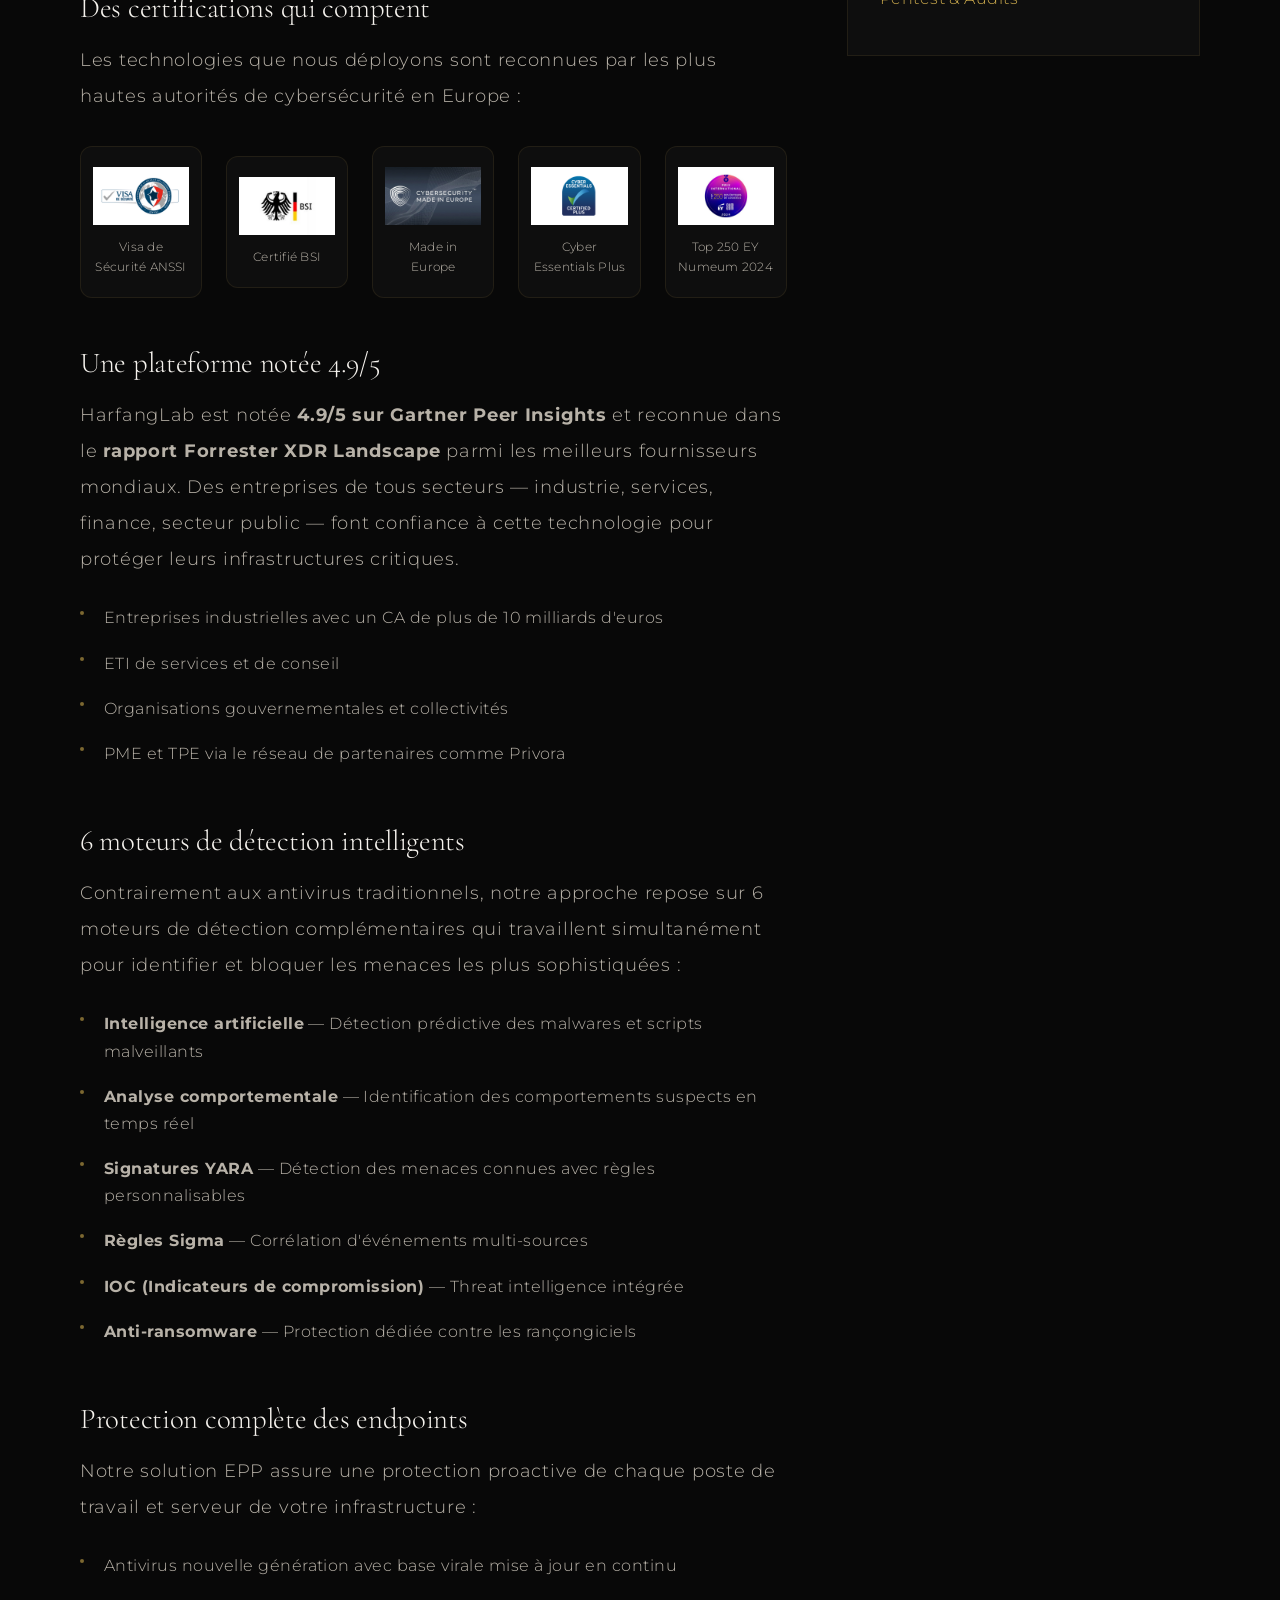
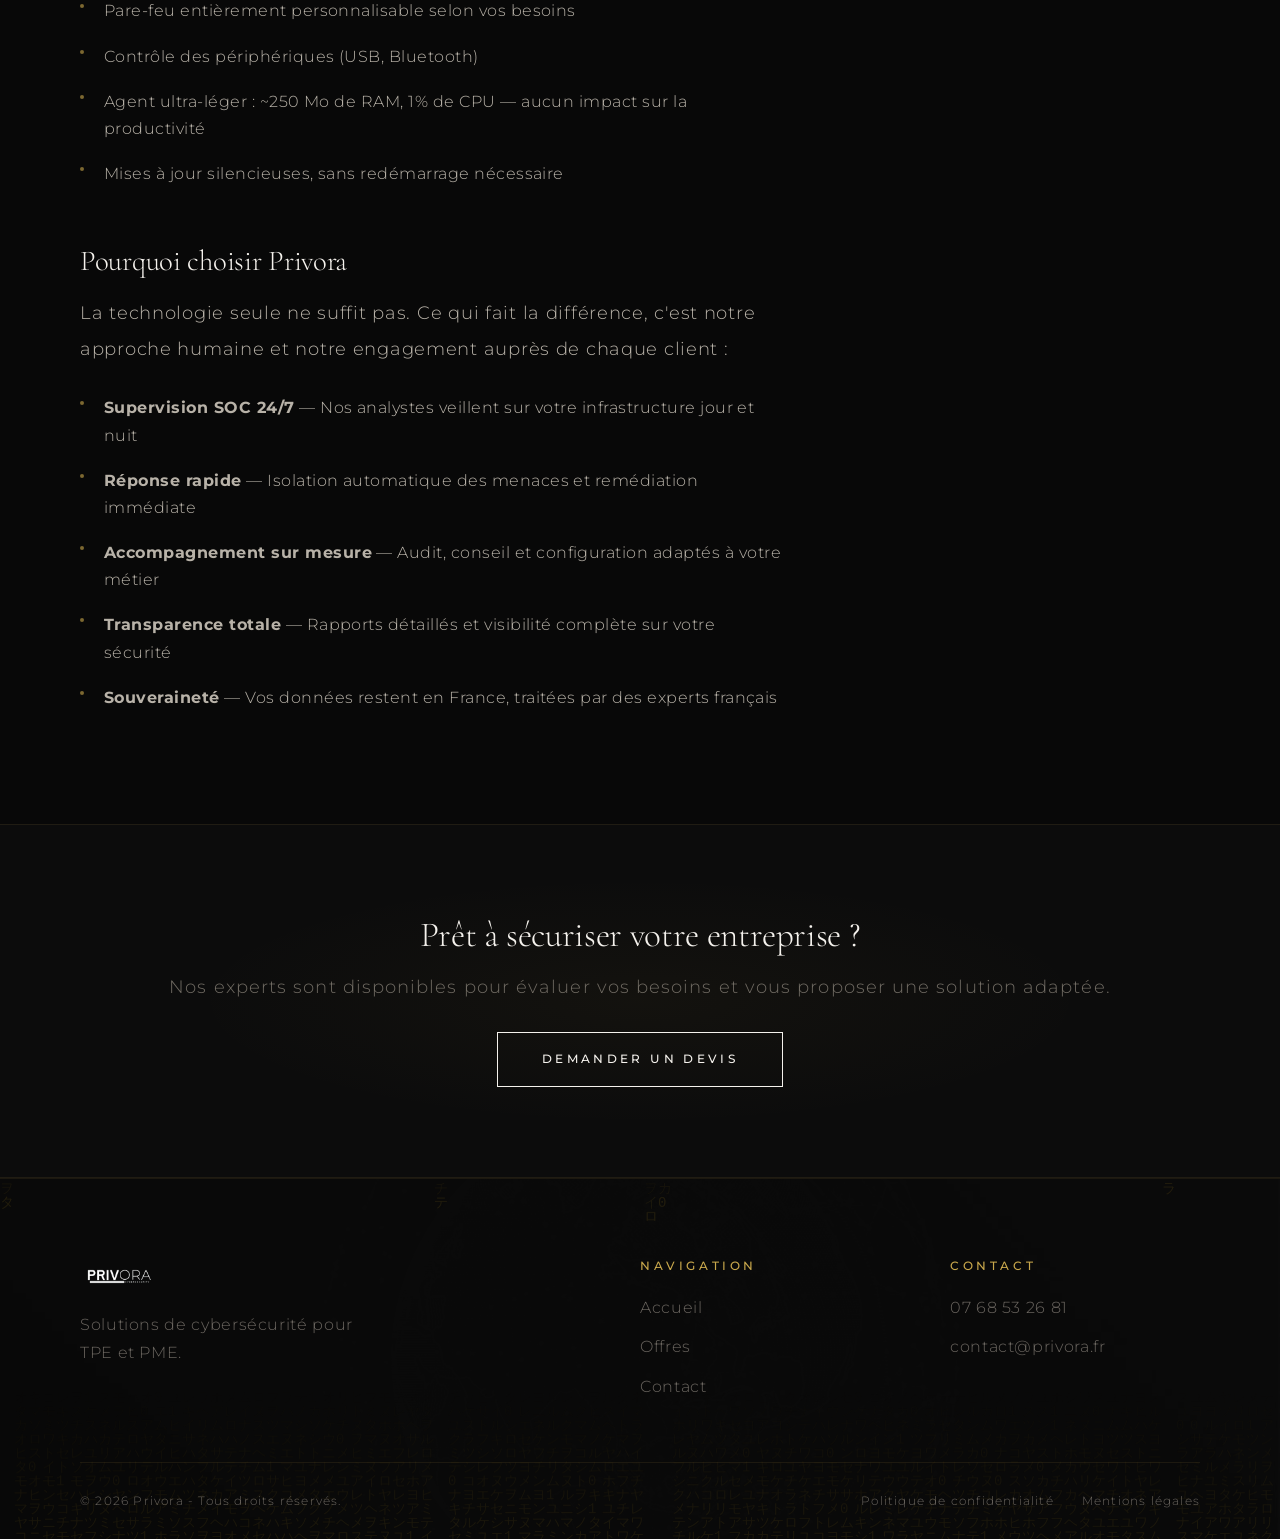
<file: privora-cybersecurite.html>
<!DOCTYPE html>
<html lang="fr">
<head>
    <meta charset="UTF-8">
    <meta name="viewport" content="width=device-width, initial-scale=1.0">
    <title>À propos - Privora Cybersécurité</title>
    <meta name="description" content="Découvrez Privora, experts en cybersécurité pour TPE et PME. Protection EDR/EPP certifiée ANSSI, supervision SOC 24/7 et technologies souveraines européennes.">
    <link rel="preconnect" href="https://fonts.googleapis.com">
    <link rel="preconnect" href="https://fonts.gstatic.com" crossorigin>
    <link href="https://fonts.googleapis.com/css2?family=Cormorant+Garamond:ital,wght@0,300;0,400;0,600;1,300;1,400&family=Montserrat:wght@300;400;500&display=swap" rel="stylesheet">
    <link rel="stylesheet" href="style.css">
    <link rel="icon" type="image/png" href="favicon.png">
    <link rel="canonical" href="https://privora.fr/privora-cybersecurite.html">
    <meta property="og:title" content="À propos - Privora Cybersécurité">
    <meta property="og:description" content="Experts en cybersécurité pour TPE et PME. Protection EDR/EPP certifiée ANSSI, supervision SOC 24/7.">
    <meta property="og:type" content="website">
    <meta property="og:url" content="https://privora.fr/privora-cybersecurite.html">
    <meta property="og:image" content="https://privora.fr/privora_logo.png">
    <meta property="og:locale" content="fr_FR">
    <meta name="twitter:card" content="summary">
    <meta name="twitter:title" content="À propos | Privora Cybersécurité">
    <meta name="twitter:description" content="Experts en cybersécurité pour TPE et PME. Protection certifiée ANSSI.">
    <meta name="twitter:image" content="https://privora.fr/privora_logo.png">
    <script type="application/ld+json">
    {
        "@context": "https://schema.org",
        "@type": "Organization",
        "name": "Privora",
        "description": "Experts en cybersécurité pour TPE et PME. Protection EDR/EPP, supervision SOC 24/7, pentest et audits.",
        "url": "https://privora.fr",
        "contactPoint": {
            "@type": "ContactPoint",
            "telephone": "+33768532681",
            "email": "contact@privora.fr",
            "contactType": "customer service",
            "areaServed": "FR",
            "availableLanguage": "French"
        }
    }
    </script>
</head>
<body>

    <nav class="navbar" id="navbar">
        <div class="container nav-inner">
            <a href="index.html" class="logo">
                <img src="privora_logo.png" alt="Privora">
            </a>
            <button class="nav-toggle" id="navToggle" aria-label="Menu">
                <span></span>
                <span></span>
                <span></span>
            </button>
            <ul class="nav-links" id="navLinks">
                <li><a href="index.html">Accueil</a></li>
                <li><a href="tarif-infogerance-informatique.html">Offres</a></li>
                <li><a href="privora-cybersecurite.html" class="active">Notre expertise</a></li>
                <li><a href="cybersecurite-pme.html" class="nav-cta">Contact</a></li>
            </ul>
        </div>
    </nav>

    <section class="page-hero">
        <span class="section-tag">Qui sommes-nous</span>
        <h1>Votre partenaire cybersécurité</h1>
        <p>Privora accompagne les TPE et PME dans la protection de leur infrastructure informatique. Nous combinons expertise humaine et technologies de pointe pour vous offrir une sécurité de niveau entreprise, accessible et sans compromis.</p>
    </section>

    <section class="service-detail">
        <div class="container">
            <div class="service-detail-grid">
                <div class="service-detail-content">
                    <h2>Notre mission</h2>
                    <p>Les petites et moyennes entreprises sont devenues la cible privilégiée des cyberattaques, mais elles n'ont pas toujours les moyens de se doter d'un service de sécurité dédié. C'est exactement pour ça que Privora existe.</p>
                    <p>Nous rendons la cybersécurité professionnelle accessible à toutes les entreprises, quelle que soit leur taille. Notre équipe d'experts surveille, détecte et neutralise les menaces qui pèsent sur votre activité, 24 heures sur 24.</p>

                    <h2>Partenaire officiel HarfangLab</h2>
                    <p>Privora est partenaire officiel de <strong>HarfangLab</strong>, l'éditeur français de référence en protection des endpoints. Fondée en 2018, HarfangLab protège aujourd'hui des entreprises du CAC 40, des ETI industrielles et des organisations gouvernementales à travers l'Europe. Leur plateforme EDR/EPP est la seule solution européenne certifiée à la fois par l'ANSSI et le BSI allemand.</p>
                    <p>En tant que partenaire, nous déployons et opérons cette technologie souveraine pour nos clients PME et TPE. Vous bénéficiez ainsi du même niveau de protection que les grandes entreprises, avec un accompagnement de proximité adapté à votre structure.</p>

                    <h2>Des certifications qui comptent</h2>
                    <p>Les technologies que nous déployons sont reconnues par les plus hautes autorités de cybersécurité en Europe :</p>
                    <div class="certifications-grid">
                        <div class="certification-item">
                            <img src="anssi-visa-securite.png" alt="ANSSI Visa de Sécurité">
                            <span>Visa de Sécurité ANSSI</span>
                        </div>
                        <div class="certification-item">
                            <img src="bsi-certification.png" alt="BSI - Certification allemande">
                            <span>Certifié BSI</span>
                        </div>
                        <div class="certification-item">
                            <img src="cybersecurity-made-in-europe.png" alt="Cybersecurity Made in Europe">
                            <span>Made in Europe</span>
                        </div>
                        <div class="certification-item">
                            <img src="cyber-essentials-certified-plus.png" alt="Cyber Essentials Certified Plus">
                            <span>Cyber Essentials Plus</span>
                        </div>
                        <div class="certification-item">
                            <img src="top-250-ey-numeum-2024.png" alt="Prix International Top 250 EY Numeum 2024">
                            <span>Top 250 EY Numeum 2024</span>
                        </div>
                    </div>

                    <h2>Une plateforme notée 4.9/5</h2>
                    <p>HarfangLab est notée <strong>4.9/5 sur Gartner Peer Insights</strong> et reconnue dans le <strong>rapport Forrester XDR Landscape</strong> parmi les meilleurs fournisseurs mondiaux. Des entreprises de tous secteurs — industrie, services, finance, secteur public — font confiance à cette technologie pour protéger leurs infrastructures critiques.</p>
                    <ul>
                        <li>Entreprises industrielles avec un CA de plus de 10 milliards d'euros</li>
                        <li>ETI de services et de conseil</li>
                        <li>Organisations gouvernementales et collectivités</li>
                        <li>PME et TPE via le réseau de partenaires comme Privora</li>
                    </ul>

                    <h2>6 moteurs de détection intelligents</h2>
                    <p>Contrairement aux antivirus traditionnels, notre approche repose sur 6 moteurs de détection complémentaires qui travaillent simultanément pour identifier et bloquer les menaces les plus sophistiquées :</p>
                    <ul>
                        <li><strong>Intelligence artificielle</strong> — Détection prédictive des malwares et scripts malveillants</li>
                        <li><strong>Analyse comportementale</strong> — Identification des comportements suspects en temps réel</li>
                        <li><strong>Signatures YARA</strong> — Détection des menaces connues avec règles personnalisables</li>
                        <li><strong>Règles Sigma</strong> — Corrélation d'événements multi-sources</li>
                        <li><strong>IOC (Indicateurs de compromission)</strong> — Threat intelligence intégrée</li>
                        <li><strong>Anti-ransomware</strong> — Protection dédiée contre les rançongiciels</li>
                    </ul>

                    <h2>Protection complète des endpoints</h2>
                    <p>Notre solution EPP assure une protection proactive de chaque poste de travail et serveur de votre infrastructure :</p>
                    <ul>
                        <li>Antivirus nouvelle génération avec base virale mise à jour en continu</li>
                        <li>Pare-feu entièrement personnalisable selon vos besoins</li>
                        <li>Contrôle des périphériques (USB, Bluetooth)</li>
                        <li>Agent ultra-léger : ~250 Mo de RAM, 1% de CPU — aucun impact sur la productivité</li>
                        <li>Mises à jour silencieuses, sans redémarrage nécessaire</li>
                    </ul>

                    <h2>Pourquoi choisir Privora</h2>
                    <p>La technologie seule ne suffit pas. Ce qui fait la différence, c'est notre approche humaine et notre engagement auprès de chaque client :</p>
                    <ul>
                        <li><strong>Supervision SOC 24/7</strong> — Nos analystes veillent sur votre infrastructure jour et nuit</li>
                        <li><strong>Réponse rapide</strong> — Isolation automatique des menaces et remédiation immédiate</li>
                        <li><strong>Accompagnement sur mesure</strong> — Audit, conseil et configuration adaptés à votre métier</li>
                        <li><strong>Transparence totale</strong> — Rapports détaillés et visibilité complète sur votre sécurité</li>
                        <li><strong>Souveraineté</strong> — Vos données restent en France, traitées par des experts français</li>
                    </ul>
                </div>

                <aside class="service-sidebar">
                    <div class="sidebar-card">
                        <h3>Privora en bref</h3>
                        <ul>
                            <li>Experts cybersécurité PME</li>
                            <li>Supervision SOC 24/7</li>
                            <li>EDR/EPP certifié ANSSI</li>
                            <li>Technologie souveraine</li>
                            <li>6 moteurs de détection IA</li>
                            <li>Pentest & Audits</li>
                        </ul>
                    </div>
                    <div class="sidebar-card">
                        <h3>Parlons de votre sécurité</h3>
                        <p class="text-light-sm">Obtenez un diagnostic gratuit de votre infrastructure.</p>
                        <a href="cybersecurite-pme.html" class="btn btn-primary">Nous contacter</a>
                    </div>
                    <div class="sidebar-card">
                        <h3>Nos services</h3>
                        <ul>
                            <li><a href="entreprise-cybersecurite.html" class="link-primary">Supervision & SOC 24/7</a></li>
                            <li><a href="infogerance-informatique.html" class="link-primary">Infogérance & Protection</a></li>
                            <li><a href="pentest-audit.html" class="link-primary">Pentest & Audits</a></li>
                        </ul>
                    </div>
                </aside>
            </div>
        </div>
    </section>

    <section class="stats-banner">
        <div class="container">
            <div class="stats-content">
                <h2 class="stats-banner-title">Prêt à sécuriser votre entreprise ?</h2>
                <p class="stat-warning">Nos experts sont disponibles pour évaluer vos besoins et vous proposer une solution adaptée.</p>
                <a href="cybersecurite-pme.html" class="btn btn-white">Demander un devis</a>
            </div>
        </div>
    </section>

    <footer class="footer" id="footer">
        <div class="footer-bg">
            <img src="footer.webp" alt="" aria-hidden="true">
        </div>
        <canvas id="matrix-canvas-footer"></canvas>
        <div class="container footer-content">
            <div class="footer-main">
                <div class="footer-brand">
                    <img src="privora_logo.png" alt="Privora" class="footer-logo">
                    <p>Solutions de cybersécurité pour TPE et PME.</p>
                </div>
                <div class="footer-links">
                    <h4>Navigation</h4>
                    <ul>
                        <li><a href="index.html">Accueil</a></li>
                        <li><a href="tarif-infogerance-informatique.html">Offres</a></li>
                        <li><a href="cybersecurite-pme.html">Contact</a></li>
                    </ul>
                </div>
                <div class="footer-contact">
                    <h4>Contact</h4>
                    <ul>
                        <li><a href="tel:0768532681">07 68 53 26 81</a></li>
                        <li><a href="mailto:contact@privora.fr">contact@privora.fr</a></li>
                    </ul>
                </div>
            </div>
            <div class="footer-bottom">
                <p>&copy; 2026 Privora - Tous droits réservés.</p>
                <div class="footer-legal">
                    <a href="#">Politique de confidentialité</a>
                    <a href="#">Mentions légales</a>
                </div>
            </div>
        </div>
    </footer>

    <script src="script.js"></script>
</body>
</html>
</file>
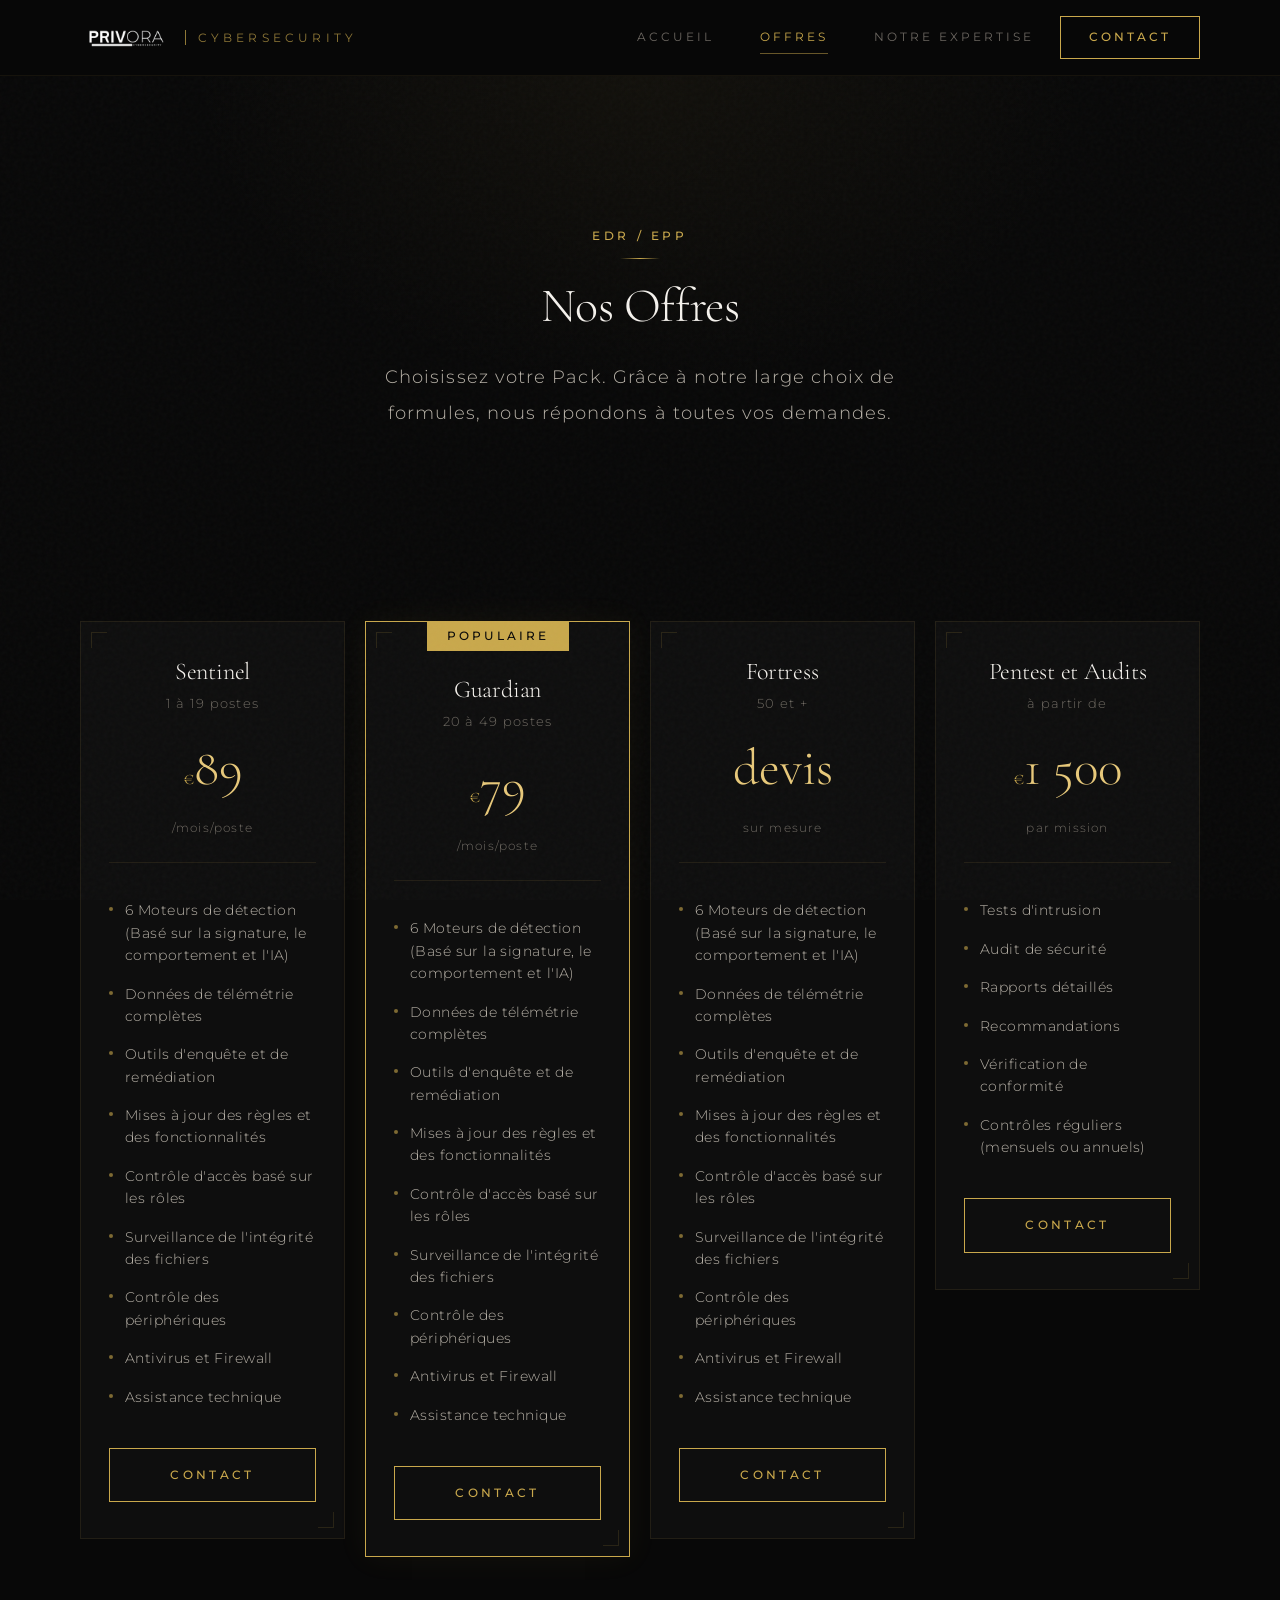
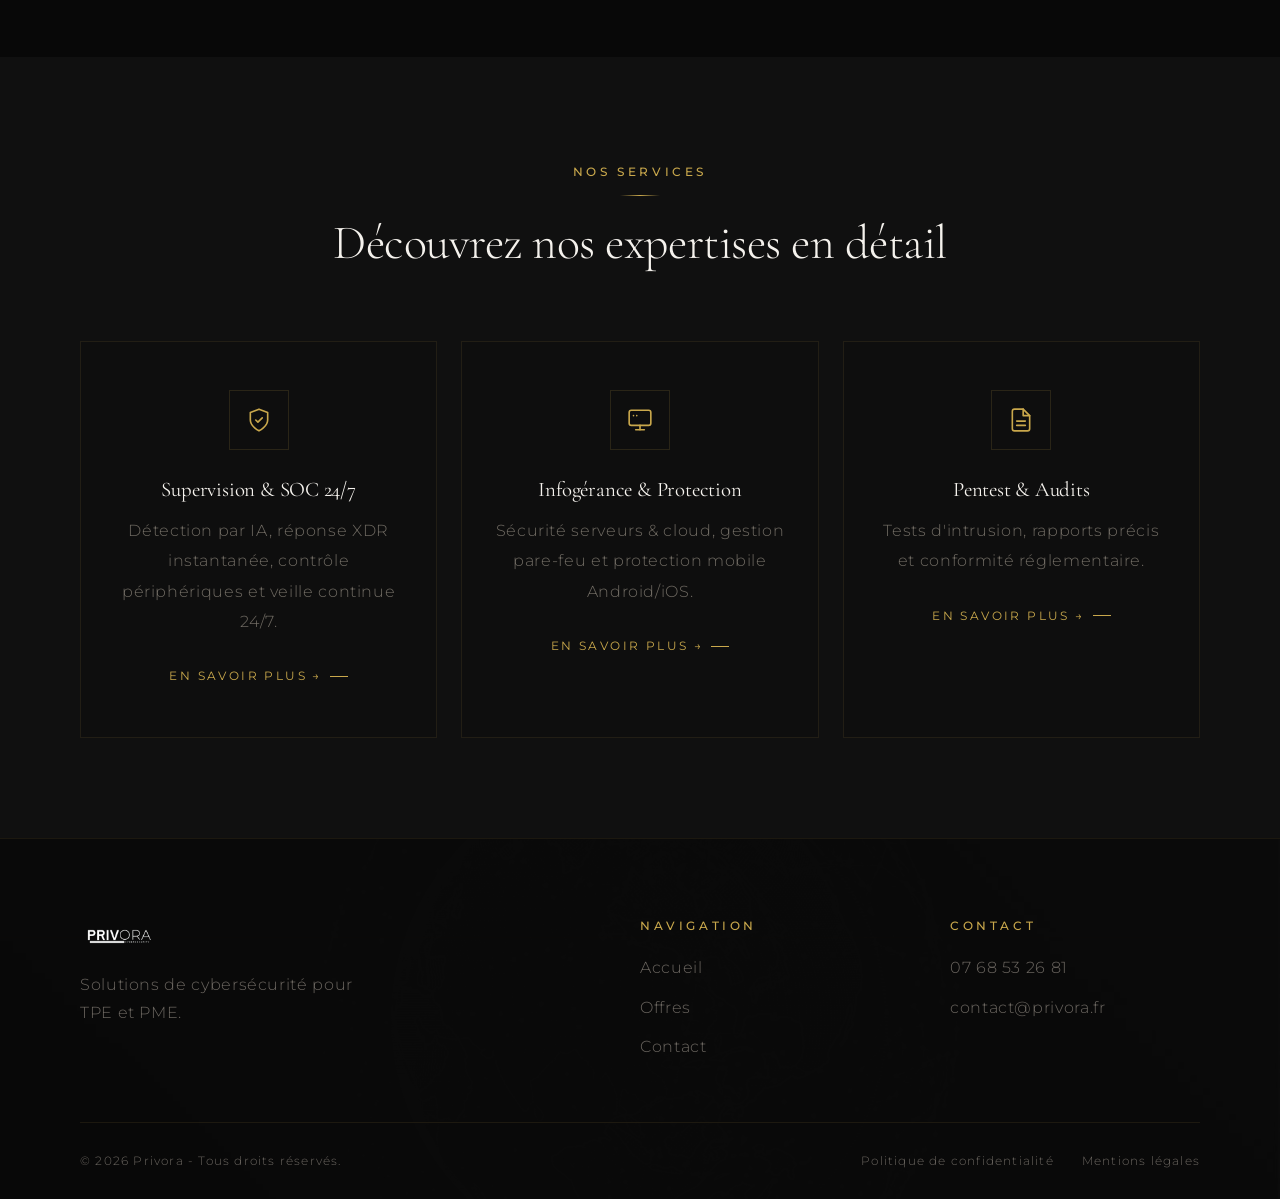
<file: tarif-infogerance-informatique.html>
<!DOCTYPE html>
<html lang="fr">
<head>
    <meta charset="UTF-8">
    <meta name="viewport" content="width=device-width, initial-scale=1.0">
    <title>Nos Offres - Privora | EDR/EPP Cybersécurité</title>
    <meta name="description" content="Découvrez nos packs de cybersécurité EDR/EPP : Sentinel, Guardian, Fortress et Pentest. Protection complète pour TPE et PME.">
    <link rel="preconnect" href="https://fonts.googleapis.com">
    <link rel="preconnect" href="https://fonts.gstatic.com" crossorigin>
    <link href="https://fonts.googleapis.com/css2?family=Cormorant+Garamond:ital,wght@0,300;0,400;0,600;1,300;1,400&family=Montserrat:wght@300;400;500&display=swap" rel="stylesheet">
    <link rel="stylesheet" href="style.css">
    <link rel="icon" type="image/png" href="favicon.png">
    <link rel="canonical" href="https://privora.fr/tarif-infogerance-informatique.html">
    <meta property="og:title" content="Nos Offres - Privora | EDR/EPP Cybersécurité">
    <meta property="og:description" content="Packs de cybersécurité EDR/EPP : Sentinel, Guardian, Fortress et Pentest.">
    <meta property="og:type" content="website">
    <meta property="og:url" content="https://privora.fr/tarif-infogerance-informatique.html">
    <meta property="og:image" content="https://privora.fr/privora_logo.png">
    <meta property="og:locale" content="fr_FR">
    <meta name="twitter:card" content="summary">
    <meta name="twitter:title" content="Nos Offres | Privora Cybersécurité">
    <meta name="twitter:description" content="Packs de cybersécurité EDR/EPP pour TPE et PME.">
    <meta name="twitter:image" content="https://privora.fr/privora_logo.png">
    <script type="application/ld+json">
    {
        "@context": "https://schema.org",
        "@type": "OfferCatalog",
        "name": "Offres Cybersécurité Privora",
        "description": "Packs de cybersécurité EDR/EPP : Sentinel, Guardian, Fortress et Pentest. Protection complète pour TPE et PME.",
        "url": "https://privora.fr/tarif-infogerance-informatique.html",
        "provider": {
            "@type": "LocalBusiness",
            "name": "Privora",
            "url": "https://privora.fr"
        }
    }
    </script>
</head>
<body>

    <nav class="navbar" id="navbar">
        <div class="container nav-inner">
            <a href="index.html" class="logo">
                <img src="privora_logo.png" alt="Privora">
            </a>
            <button class="nav-toggle" id="navToggle" aria-label="Menu">
                <span></span>
                <span></span>
                <span></span>
            </button>
            <ul class="nav-links" id="navLinks">
                <li><a href="index.html">Accueil</a></li>
                <li><a href="tarif-infogerance-informatique.html" class="active">Offres</a></li>
                <li><a href="privora-cybersecurite.html">Notre expertise</a></li>
                <li><a href="cybersecurite-pme.html" class="nav-cta">Contact</a></li>
            </ul>
        </div>
    </nav>

    <section class="page-hero">
        <span class="section-tag">EDR / EPP</span>
        <h1>Nos Offres</h1>
        <p>Choisissez votre Pack. Grâce à notre large choix de formules, nous répondons à toutes vos demandes.</p>
    </section>

    <section class="section">
        <div class="container">
            <div class="pricing-grid">
                <div class="pricing-card">
                    <h3>Sentinel</h3>
                    <p class="pricing-scope">1 à 19 postes</p>
                    <div class="pricing-price">
                        <span class="currency">&euro;</span><span class="amount">89</span>
                        <span class="period">/mois/poste</span>
                    </div>
                    <ul class="pricing-features">
                        <li>6 Moteurs de détection (Basé sur la signature, le comportement et l'IA)</li>
                        <li>Données de télémétrie complètes</li>
                        <li>Outils d'enquête et de remédiation</li>
                        <li>Mises à jour des règles et des fonctionnalités</li>
                        <li>Contrôle d'accès basé sur les rôles</li>
                        <li>Surveillance de l'intégrité des fichiers</li>
                        <li>Contrôle des périphériques</li>
                        <li>Antivirus et Firewall</li>
                        <li>Assistance technique</li>
                    </ul>
                    <a href="cybersecurite-pme.html" class="btn btn-outline">Contact</a>
                </div>

                <div class="pricing-card featured">
                    <span class="pricing-badge">Populaire</span>
                    <h3>Guardian</h3>
                    <p class="pricing-scope">20 à 49 postes</p>
                    <div class="pricing-price">
                        <span class="currency">&euro;</span><span class="amount">79</span>
                        <span class="period">/mois/poste</span>
                    </div>
                    <ul class="pricing-features">
                        <li>6 Moteurs de détection (Basé sur la signature, le comportement et l'IA)</li>
                        <li>Données de télémétrie complètes</li>
                        <li>Outils d'enquête et de remédiation</li>
                        <li>Mises à jour des règles et des fonctionnalités</li>
                        <li>Contrôle d'accès basé sur les rôles</li>
                        <li>Surveillance de l'intégrité des fichiers</li>
                        <li>Contrôle des périphériques</li>
                        <li>Antivirus et Firewall</li>
                        <li>Assistance technique</li>
                    </ul>
                    <a href="cybersecurite-pme.html" class="btn btn-primary">Contact</a>
                </div>

                <div class="pricing-card">
                    <h3>Fortress</h3>
                    <p class="pricing-scope">50 et +</p>
                    <div class="pricing-price">
                        <span class="amount pricing-value-lg">devis</span>
                        <span class="period">sur mesure</span>
                    </div>
                    <ul class="pricing-features">
                        <li>6 Moteurs de détection (Basé sur la signature, le comportement et l'IA)</li>
                        <li>Données de télémétrie complètes</li>
                        <li>Outils d'enquête et de remédiation</li>
                        <li>Mises à jour des règles et des fonctionnalités</li>
                        <li>Contrôle d'accès basé sur les rôles</li>
                        <li>Surveillance de l'intégrité des fichiers</li>
                        <li>Contrôle des périphériques</li>
                        <li>Antivirus et Firewall</li>
                        <li>Assistance technique</li>
                    </ul>
                    <a href="cybersecurite-pme.html" class="btn btn-outline">Contact</a>
                </div>

                <div class="pricing-card">
                    <h3>Pentest et Audits</h3>
                    <p class="pricing-scope">à partir de</p>
                    <div class="pricing-price">
                        <span class="currency">&euro;</span><span class="amount">1 500</span>
                        <span class="period">par mission</span>
                    </div>
                    <ul class="pricing-features">
                        <li>Tests d'intrusion</li>
                        <li>Audit de sécurité</li>
                        <li>Rapports détaillés</li>
                        <li>Recommandations</li>
                        <li>Vérification de conformité</li>
                        <li>Contrôles réguliers (mensuels ou annuels)</li>
                    </ul>
                    <a href="cybersecurite-pme.html" class="btn btn-outline">Contact</a>
                </div>
            </div>
        </div>
    </section>

    <section class="section section-light">
        <div class="container">
            <div class="section-header">
                <span class="section-tag">Nos services</span>
                <h2>Découvrez nos expertises en détail</h2>
            </div>
            <div class="services-grid">
                <div class="service-card">
                    <div class="service-icon">
                        <svg xmlns="http://www.w3.org/2000/svg" viewBox="0 0 24 24" fill="none" stroke="currentColor" stroke-width="1.5" stroke-linecap="round" stroke-linejoin="round"><path d="M12 22s8-4 8-10V5l-8-3-8 3v7c0 6 8 10 8 10z"/><path d="M9 12l2 2 4-4"/></svg>
                    </div>
                    <h3>Supervision & SOC 24/7</h3>
                    <p>Détection par IA, réponse XDR instantanée, contrôle périphériques et veille continue 24/7.</p>
                    <a href="entreprise-cybersecurite.html" class="btn-link">En savoir plus &rarr;</a>
                </div>
                <div class="service-card">
                    <div class="service-icon">
                        <svg xmlns="http://www.w3.org/2000/svg" viewBox="0 0 24 24" fill="none" stroke="currentColor" stroke-width="1.5" stroke-linecap="round" stroke-linejoin="round"><rect x="2" y="3" width="20" height="14" rx="2"/><line x1="8" y1="21" x2="16" y2="21"/><line x1="12" y1="17" x2="12" y2="21"/><path d="M6 8h.01M9 8h.01"/></svg>
                    </div>
                    <h3>Infogérance & Protection</h3>
                    <p>Sécurité serveurs & cloud, gestion pare-feu et protection mobile Android/iOS.</p>
                    <a href="infogerance-informatique.html" class="btn-link">En savoir plus &rarr;</a>
                </div>
                <div class="service-card">
                    <div class="service-icon">
                        <svg xmlns="http://www.w3.org/2000/svg" viewBox="0 0 24 24" fill="none" stroke="currentColor" stroke-width="1.5" stroke-linecap="round" stroke-linejoin="round"><path d="M14 2H6a2 2 0 0 0-2 2v16a2 2 0 0 0 2 2h12a2 2 0 0 0 2-2V8z"/><polyline points="14 2 14 8 20 8"/><line x1="16" y1="13" x2="8" y2="13"/><line x1="16" y1="17" x2="8" y2="17"/></svg>
                    </div>
                    <h3>Pentest & Audits</h3>
                    <p>Tests d'intrusion, rapports précis et conformité réglementaire.</p>
                    <a href="pentest-audit.html" class="btn-link">En savoir plus &rarr;</a>
                </div>
            </div>
        </div>
    </section>

    <footer class="footer" id="footer">
        <div class="footer-bg">
            <img src="footer.webp" alt="" aria-hidden="true">
        </div>
        <canvas id="matrix-canvas-footer"></canvas>
        <div class="container footer-content">
            <div class="footer-main">
                <div class="footer-brand">
                    <img src="privora_logo.png" alt="Privora" class="footer-logo">
                    <p>Solutions de cybersécurité pour TPE et PME.</p>
                </div>
                <div class="footer-links">
                    <h4>Navigation</h4>
                    <ul>
                        <li><a href="index.html">Accueil</a></li>
                        <li><a href="tarif-infogerance-informatique.html">Offres</a></li>
                        <li><a href="cybersecurite-pme.html">Contact</a></li>
                    </ul>
                </div>
                <div class="footer-contact">
                    <h4>Contact</h4>
                    <ul>
                        <li><a href="tel:0768532681">07 68 53 26 81</a></li>
                        <li><a href="mailto:contact@privora.fr">contact@privora.fr</a></li>
                    </ul>
                </div>
            </div>
            <div class="footer-bottom">
                <p>&copy; 2026 Privora - Tous droits réservés.</p>
                <div class="footer-legal">
                    <a href="#">Politique de confidentialité</a>
                    <a href="#">Mentions légales</a>
                </div>
            </div>
        </div>
    </footer>

    <script src="script.js"></script>
</body>
</html>
</file>
<file: style.css>
*, *::before, *::after { margin: 0; padding: 0; box-sizing: border-box; }

.hp-wrap {
    position: absolute !important;
    left: -9999px !important;
    top: -9999px !important;
    height: 0;
    width: 0;
    overflow: hidden;
    opacity: 0;
    pointer-events: none;
}

:root {
    --gold: #C9A84C;
    --gold-light: #E8C97A;
    --gold-dim: rgba(201, 168, 76, 0.15);
    --black: #080808;
    --off-black: #111010;
    --dark-2: #0c0c0c;
    --dark-3: #101010;
    --dark-card: #0e0e0e;
    --dark-surface: #131313;
    --dark-border: rgba(201, 168, 76, 0.1);
    --dark-border-2: rgba(255, 255, 255, 0.04);
    --white: #F5F2ED;
    --grey: #6B6660;
    --text: #b8b2a8;
    --text-light: #706b63;
    --text-bright: #ddd8d0;
    --glow: rgba(201, 168, 76, 0.4);
    --glow-soft: rgba(201, 168, 76, 0.15);
    --shadow: 0 10px 40px rgba(0, 0, 0, 0.5);
    --shadow-lg: 0 20px 60px rgba(0, 0, 0, 0.6);
    --shadow-glow: 0 0 30px rgba(201, 168, 76, 0.15);
    --radius: 0px;
    --radius-lg: 0px;
    --ease: cubic-bezier(0.4, 0, 0.2, 1);
    --transition: 0.4s var(--ease);
    --font-body: 'Montserrat', sans-serif;
    --font-heading: 'Cormorant Garamond', serif;

    --primary: var(--gold);
    --accent: var(--gold);
    --dark: var(--black);
}

html {
    scroll-behavior: smooth;
    font-size: 16px;
}

body {
    font-family: var(--font-body);
    color: var(--text);
    background: var(--black);
    line-height: 1.7;
    overflow-x: hidden;
    font-weight: 300;
}

body::before {
    content: '';
    position: fixed;
    inset: 0;
    background-image: url("data:image/svg+xml,%3Csvg viewBox='0 0 256 256' xmlns='http://www.w3.org/2000/svg'%3E%3Cfilter id='noise'%3E%3CfeTurbulence type='fractalNoise' baseFrequency='0.9' numOctaves='4' stitchTiles='stitch'/%3E%3C/filter%3E%3Crect width='100%25' height='100%25' filter='url(%23noise)' opacity='1'/%3E%3C/svg%3E");
    opacity: 0.03;
    pointer-events: none;
    z-index: 1;
}

h1, h2, h3, h4, h5, h6 {
    font-family: var(--font-heading);
    color: var(--white);
    line-height: 1.15;
    font-weight: 300;
    letter-spacing: -0.01em;
}

a {
    text-decoration: none;
    color: inherit;
    transition: color var(--transition), background var(--transition), border-color var(--transition), opacity var(--transition), transform var(--transition), box-shadow var(--transition);
}

img {
    max-width: 100%;
    height: auto;
    display: block;
}

ul {
    list-style: none;
}

.container {
    width: 100%;
    max-width: 1200px;
    margin: 0 auto;
    padding: 0 40px;
}

.section {
    padding: 100px 0;
    position: relative;
}

.section-dark {
    background: var(--dark-2);
}

.section-light {
    background: var(--dark-3);
}

.section-header {
    text-align: center;
    margin-bottom: 70px;
}

.section-header h2 {
    font-size: clamp(2rem, 4vw, 3rem);
    margin-bottom: 20px;
}

.section-tag {
    display: inline-block;
    font-family: var(--font-body);
    font-size: 0.75rem;
    font-weight: 500;
    text-transform: uppercase;
    letter-spacing: 0.3em;
    color: var(--gold);
    margin-bottom: 20px;
    position: relative;
    padding-bottom: 0;
}

.section-tag::after {
    content: '';
    display: block;
    width: 40px;
    height: 1px;
    background: linear-gradient(to right, transparent, var(--gold), transparent);
    margin: 12px auto 0;
}

.highlight {
    color: var(--gold-light);
    font-style: italic;
}

.gradient-text {
    color: var(--gold-light);
    font-style: italic;
}

.btn {
    display: inline-flex;
    align-items: center;
    gap: 14px;
    padding: 16px 44px;
    border: 1px solid var(--gold);
    background: transparent;
    color: var(--gold);
    font-family: var(--font-body);
    font-size: 0.75rem;
    font-weight: 500;
    letter-spacing: 0.28em;
    text-transform: uppercase;
    text-decoration: none;
    cursor: pointer;
    position: relative;
    transition: background 0.4s ease, color 0.4s ease;
    text-align: center;
    justify-content: center;
}

.btn:hover {
    background: var(--gold);
    color: var(--black);
}


.btn-primary,
.btn-accent,
.btn-outline {
    background: transparent;
    color: var(--gold);
    border-color: var(--gold);
}

.btn-primary:hover,
.btn-accent:hover,
.btn-outline:hover {
    color: var(--black);
}

.btn-white {
    background: transparent;
    color: var(--white);
    border-color: var(--white);
}

.btn-white:hover {
    background: var(--white);
    color: var(--black);
}

.btn-link {
    color: var(--gold);
    font-weight: 400;
    font-family: var(--font-body);
    display: inline-flex;
    align-items: center;
    gap: 8px;
    font-size: 0.75rem;
    text-transform: uppercase;
    letter-spacing: 0.2em;
    position: relative;
}

.btn-link::after {
    content: '';
    display: inline-block;
    width: 18px;
    height: 1px;
    background: var(--gold);
    transition: width 0.3s ease;
}

.btn-link:hover::after {
    width: 28px;
}

.btn-link:hover {
    color: var(--gold-light);
}

.top-bar {
    background: var(--black);
    color: var(--white);
    padding: 9px 0;
    font-size: 0.75rem;
    border-bottom: 1px solid rgba(201, 168, 76, 0.08);
    letter-spacing: 0.1em;
}

.top-bar-inner {
    display: flex;
    justify-content: space-between;
    align-items: center;
}

.sos-line {
    color: #cc4444;
    font-weight: 500;
    display: flex;
    align-items: center;
    gap: 6px;
    animation: sosPulse 2s infinite;
    letter-spacing: 0.15em;
    font-size: 0.75rem;
}

@keyframes sosPulse {
    0%, 100% { opacity: 1; }
    50% { opacity: 0.6; }
}

.sos-line:hover {
    color: #dd6666;
}

.sos-icon {
    font-size: 1rem;
}

.top-blog-link {
    color: var(--grey);
    text-transform: uppercase;
    letter-spacing: 0.2em;
    font-size: 0.75rem;
    font-weight: 400;
}

.top-blog-link:hover {
    color: var(--gold);
}

.navbar {
    position: sticky;
    top: 0;
    z-index: 1000;
    background: rgba(8, 8, 8, 0.92);
    backdrop-filter: blur(30px);
    -webkit-backdrop-filter: blur(30px);
    padding: 0;
    border-bottom: 1px solid rgba(201, 168, 76, 0.08);
    transition: color var(--transition), background var(--transition), border-color var(--transition), opacity var(--transition), transform var(--transition), box-shadow var(--transition);
}

.navbar.scrolled {
    background: rgba(8, 8, 8, 0.97);
    box-shadow: 0 4px 30px rgba(0, 0, 0, 0.4);
}

.nav-inner {
    display: flex;
    justify-content: space-between;
    align-items: center;
    height: 75px;
}

.logo {
    display: flex;
    align-items: center;
    gap: 12px;
}

.logo img {
    height: 40px;
    width: auto;
}

.logo::after {
    content: 'CYBERSECURITY';
    font-family: var(--font-body);
    font-size: 0.75rem;
    font-weight: 400;
    letter-spacing: 0.35em;
    text-transform: uppercase;
    color: var(--gold);
    border-left: 1px solid var(--gold);
    padding-left: 12px;
    line-height: 1.3;
    opacity: 0.7;
}

.nav-links {
    display: flex;
    align-items: center;
    gap: 6px;
}

.nav-links li {
    display: flex;
    align-items: center;
}

.nav-links li a {
    display: inline-block;
    padding: 10px 20px;
    color: var(--grey);
    font-family: var(--font-body);
    font-weight: 400;
    font-size: 0.75rem;
    transition: color 0.3s ease;
    text-transform: uppercase;
    letter-spacing: 0.25em;
    position: relative;
}

.nav-links li a::before {
    content: none;
}

.nav-links li a:hover {
    color: var(--gold);
}

.nav-links li a.active {
    color: var(--gold);
}

.nav-links li a.active:not(.nav-cta)::after {
    content: '';
    position: absolute;
    bottom: 4px;
    left: 20px;
    right: 20px;
    height: 1px;
    background: var(--gold);
    opacity: 0.5;
}

.nav-links li a.nav-cta {
    border: 1px solid var(--gold);
    color: var(--gold);
    background: transparent;
    padding: 10px 28px;
    letter-spacing: 0.25em;
    font-weight: 500;
    transition: background 0.35s ease, color 0.35s ease;
}

.nav-links li a.nav-cta:hover {
    background: var(--gold);
    color: var(--black);
}

.nav-links li a.nav-cta.active {
    background: var(--gold);
    color: var(--black);
}

.nav-toggle {
    display: none;
    flex-direction: column;
    gap: 5px;
    background: none;
    border: none;
    cursor: pointer;
    padding: 5px;
}

.nav-toggle span {
    display: block;
    width: 25px;
    height: 1px;
    background: var(--gold);
    transition: color var(--transition), background var(--transition), border-color var(--transition), opacity var(--transition), transform var(--transition), box-shadow var(--transition);
}

.nav-toggle.active span:nth-child(1) {
    transform: rotate(45deg) translate(4px, 4px);
}

.nav-toggle.active span:nth-child(2) {
    opacity: 0;
}

.nav-toggle.active span:nth-child(3) {
    transform: rotate(-45deg) translate(4px, -4px);
}

.hero {
    position: relative;
    min-height: 100vh;
    display: flex;
    align-items: center;
    background: var(--black);
    overflow: hidden;
}

.hero::before {
    content: '';
    position: absolute;
    top: 0; left: 12%;
    width: 1px;
    height: 100%;
    background: linear-gradient(to bottom, transparent, var(--gold) 30%, var(--gold) 70%, transparent);
    opacity: 0.15;
    z-index: 2;
}

.hero::after {
    content: '';
    position: absolute;
    top: 0; right: 12%;
    width: 1px;
    height: 100%;
    background: linear-gradient(to bottom, transparent, var(--gold) 30%, var(--gold) 70%, transparent);
    opacity: 0.15;
    z-index: 2;
}

.hero-overlay {
    position: absolute;
    inset: 0;
    background:
        radial-gradient(ellipse at 50% 50%, rgba(201, 168, 76, 0.05) 0%, transparent 50%),
        linear-gradient(180deg, transparent 60%, var(--black) 100%);
    z-index: 1;
}

.hero-bg-image {
    position: absolute;
    inset: 0;
    z-index: 0;
}

.hero-bg-image img {
    width: 100%;
    height: 100%;
    object-fit: cover;
    opacity: 0.08;
    filter: grayscale(50%);
}

#particles-canvas {
    position: absolute;
    inset: 0;
    z-index: 1;
    pointer-events: none;
}

.hero-content {
    position: relative;
    z-index: 3;
    display: flex;
    align-items: center;
    justify-content: center;
    padding: 100px 20px;
    text-align: center;
}

.hero-text {
    max-width: 750px;
}

.hero-text h1 {
    font-size: clamp(2.8rem, 6vw, 4.5rem);
    color: var(--white);
    margin-bottom: 28px;
    line-height: 1.1;
    letter-spacing: -0.01em;
    font-weight: 300;
}

.hero-subtitle {
    font-size: 1.125rem;
    color: var(--text);
    margin-bottom: 44px;
    line-height: 2;
    max-width: 540px;
    margin-left: auto;
    margin-right: auto;
    font-weight: 300;
    letter-spacing: 0.06em;
}

.hero-subtitle strong {
    color: var(--white);
    font-weight: 400;
}

.hero-scroll-indicator {
    position: absolute;
    bottom: 30px;
    left: 50%;
    transform: translateX(-50%);
    z-index: 3;
}

.scroll-arrow {
    width: 16px;
    height: 16px;
    border-right: 1px solid var(--gold);
    border-bottom: 1px solid var(--gold);
    transform: rotate(45deg);
    animation: scrollBounce 2s infinite;
    opacity: 0.4;
}

@keyframes scrollBounce {
    0%, 100% { transform: rotate(45deg) translateY(0); opacity: 0.4; }
    50% { transform: rotate(45deg) translateY(8px); opacity: 0.15; }
}

.services-grid {
    display: grid;
    grid-template-columns: repeat(3, 1fr);
    gap: 24px;
}

.service-card {
    background: var(--dark-card);
    border: 1px solid var(--dark-border);
    padding: 48px 32px;
    text-align: center;
    transition: color var(--transition), background var(--transition), border-color var(--transition), opacity var(--transition), transform var(--transition), box-shadow var(--transition);
    position: relative;
    overflow: hidden;
}

.service-card::before {
    content: '';
    position: absolute;
    top: 0; left: 0; right: 0;
    height: 1px;
    background: linear-gradient(to right, transparent, var(--gold), transparent);
    transform: scaleX(0);
    transition: color var(--transition), background var(--transition), border-color var(--transition), opacity var(--transition), transform var(--transition), box-shadow var(--transition);
}

.service-card::after {
    content: '';
    position: absolute;
    inset: 0;
    background: radial-gradient(circle at 50% 0%, rgba(201, 168, 76, 0.04) 0%, transparent 70%);
    opacity: 0;
    transition: color var(--transition), background var(--transition), border-color var(--transition), opacity var(--transition), transform var(--transition), box-shadow var(--transition);
}

.service-card:hover {
    border-color: rgba(201, 168, 76, 0.2);
}

.service-card:hover::before {
    transform: scaleX(1);
}

.service-card:hover::after {
    opacity: 1;
}

.service-icon {
    width: 60px;
    height: 60px;
    margin: 0 auto 28px;
    border: 1px solid rgba(201, 168, 76, 0.15);
    display: flex;
    align-items: center;
    justify-content: center;
    position: relative;
    z-index: 1;
    transition: color var(--transition), background var(--transition), border-color var(--transition), opacity var(--transition), transform var(--transition), box-shadow var(--transition);
}

.service-card:hover .service-icon {
    border-color: rgba(201, 168, 76, 0.3);
    box-shadow: 0 0 20px rgba(201, 168, 76, 0.08);
}

.service-icon svg {
    width: 26px;
    height: 26px;
    color: var(--gold);
}

.service-icon::after {
    content: '';
    position: absolute;
    inset: -4px;
    border: 1px solid var(--gold);
    opacity: 0;
    transition: color var(--transition), background var(--transition), border-color var(--transition), opacity var(--transition), transform var(--transition), box-shadow var(--transition);
}

.service-card:hover .service-icon::after {
    animation: shieldPulse 1.5s ease infinite;
}

.service-card h3 {
    font-size: 1.3rem;
    margin-bottom: 14px;
    position: relative;
    z-index: 1;
    font-weight: 400;
}

.service-card p {
    color: var(--text-light);
    margin-bottom: 24px;
    line-height: 1.9;
    font-size: 1rem;
    position: relative;
    z-index: 1;
    letter-spacing: 0.04em;
}

.service-card .btn-link {
    position: relative;
    z-index: 1;
}

.tools-section {
    background: var(--dark-2);
}

.tools-tabs {
    display: flex;
    gap: 4px;
    margin-bottom: 30px;
    overflow-x: auto;
    padding-bottom: 4px;
    scrollbar-width: none;
}

.tools-tabs::-webkit-scrollbar {
    display: none;
}

.tool-tab {
    display: flex;
    align-items: center;
    gap: 8px;
    padding: 12px 22px;
    border: 1px solid var(--dark-border);
    background: transparent;
    color: var(--grey);
    font-family: var(--font-body);
    font-size: 0.75rem;
    font-weight: 400;
    text-transform: uppercase;
    letter-spacing: 0.2em;
    cursor: pointer;
    transition: color var(--transition), background var(--transition), border-color var(--transition), opacity var(--transition), transform var(--transition), box-shadow var(--transition);
    white-space: nowrap;
}

.tool-tab svg {
    width: 15px;
    height: 15px;
    flex-shrink: 0;
}

.tool-tab:hover {
    border-color: rgba(201, 168, 76, 0.25);
    color: var(--text-bright);
}

.tool-tab.active {
    border-color: var(--gold);
    color: var(--gold);
    background: rgba(201, 168, 76, 0.05);
}

.tools-content {
    position: relative;
}

.tool-panel {
    display: none;
    background: var(--dark-card);
    border: 1px solid var(--dark-border);
    padding: 36px;
}

.tool-panel.active {
    display: block;
}

.tool-panel-header {
    margin-bottom: 28px;
    padding-bottom: 24px;
    border-bottom: 1px solid var(--dark-border);
}

.tool-panel-header h3 {
    font-size: 1.5rem;
    margin-bottom: 8px;
    font-weight: 300;
}

.tool-panel-header p {
    color: var(--text-light);
    font-size: 0.875rem;
    letter-spacing: 0.04em;
}

.tool-input-group {
    display: flex;
    gap: 12px;
    margin-bottom: 24px;
}

.tool-input-group input {
    flex: 1;
    padding: 15px 18px;
    background: rgba(255, 255, 255, 0.02);
    border: 1px solid var(--dark-border);
    color: var(--white);
    font-family: 'Courier New', monospace;
    font-size: 1rem;
    transition: color var(--transition), background var(--transition), border-color var(--transition), opacity var(--transition), transform var(--transition), box-shadow var(--transition);
}

.tool-input-group input::placeholder {
    color: var(--text-light);
    font-family: var(--font-body);
}

.tool-input-group input:focus {
    outline: none;
    border-color: var(--gold);
    box-shadow: 0 0 0 1px rgba(201, 168, 76, 0.1);
}

.tool-input-group .btn {
    padding: 15px 32px;
    white-space: nowrap;
}

.tool-loading {
    display: flex;
    align-items: center;
    justify-content: center;
    gap: 14px;
    padding: 60px 20px;
    color: var(--text-light);
    font-size: 0.875rem;
    letter-spacing: 0.1em;
}

.tool-spinner {
    width: 18px;
    height: 18px;
    border: 1px solid var(--dark-border);
    border-top-color: var(--gold);
    border-radius: 50%;
    animation: spin 0.8s linear infinite;
}

@keyframes spin {
    to { transform: rotate(360deg); }
}

.tool-result {
}

.tool-result-card {
    background: rgba(255, 255, 255, 0.02);
    border: 1px solid var(--dark-border);
    padding: 28px;
}

.result-header {
    display: flex;
    align-items: center;
    justify-content: space-between;
    margin-bottom: 24px;
    padding-bottom: 20px;
    border-bottom: 1px solid var(--dark-border);
}

.result-status {
    display: flex;
    align-items: center;
    gap: 10px;
}

.result-status-dot {
    width: 8px;
    height: 8px;
    border-radius: 50%;
}

.result-status-dot.safe {
    background: #27ae60;
    box-shadow: 0 0 8px rgba(39, 174, 96, 0.3);
}

.result-status-dot.danger {
    background: #cc4444;
    box-shadow: 0 0 8px rgba(204, 68, 68, 0.3);
}

.result-status-dot.warning {
    background: #ccaa00;
    box-shadow: 0 0 8px rgba(204, 170, 0, 0.3);
}

.result-status-text {
    font-family: var(--font-body);
    font-weight: 500;
    font-size: 1rem;
    letter-spacing: 0.1em;
    text-transform: uppercase;
}

.result-score {
    font-family: var(--font-heading);
    font-size: 2.2rem;
    font-weight: 300;
}

.result-score.safe { color: #27ae60; }
.result-score.danger { color: #cc4444; }
.result-score.warning { color: #ccaa00; }

.result-grid {
    display: grid;
    grid-template-columns: repeat(2, 1fr);
    gap: 16px;
    margin-bottom: 20px;
}

.result-item {
    display: flex;
    flex-direction: column;
    gap: 4px;
}

.result-label {
    font-size: 0.75rem;
    text-transform: uppercase;
    letter-spacing: 0.2em;
    color: var(--text-light);
    font-family: var(--font-body);
}

.result-value {
    font-size: 1rem;
    color: var(--text-bright);
    font-family: 'Courier New', monospace;
}

.result-cta {
    text-align: center;
    padding-top: 20px;
    border-top: 1px solid var(--dark-border);
    margin-top: 8px;
}

.result-cta p {
    color: var(--text-light);
    font-size: 0.875rem;
    margin-bottom: 12px;
}

.scan-progress {
    margin: 40px 0;
    text-align: center;
}

.scan-progress-bar {
    width: 100%;
    height: 1px;
    background: var(--dark-border);
    overflow: hidden;
    margin-bottom: 14px;
}

.scan-progress-fill {
    height: 100%;
    background: var(--gold);
    animation: scanFill 2s ease-out forwards;
    box-shadow: 0 0 10px var(--glow-soft);
}

@keyframes scanFill {
    0% { width: 0%; }
    100% { width: 100%; }
}

.scan-progress span {
    color: var(--text-light);
    font-size: 0.75rem;
    font-family: 'Courier New', monospace;
    letter-spacing: 0.1em;
}

.tools-disclaimer {
    text-align: center;
    margin-top: 28px;
    font-size: 0.8rem;
    color: var(--text-light);
    letter-spacing: 0.04em;
}

.tools-disclaimer a {
    color: var(--gold);
    font-weight: 400;
}

.tools-disclaimer a:hover {
    text-decoration: underline;
}

.attack-map-section {
    background: var(--black);
    overflow: hidden;
}

.attack-map-wrapper {
    display: grid;
    grid-template-columns: 1fr 340px;
    gap: 24px;
    align-items: stretch;
}

.globe-container {
    position: relative;
    background: radial-gradient(ellipse at center, #0a0f1a 0%, var(--black) 70%);
    border: 1px solid var(--dark-border);
    overflow: hidden;
    min-height: 500px;
}

#globeViz {
    width: 100%;
    height: 500px;
}

#globeViz canvas {
    outline: none;
}

.globe-overlay {
    position: absolute;
    bottom: 0;
    left: 0;
    right: 0;
    padding: 20px 24px;
    background: linear-gradient(transparent, rgba(8, 8, 8, 0.95));
    z-index: 10;
    pointer-events: none;
}

.globe-stats {
    display: flex;
    gap: 28px;
}

.ams-item {
    display: flex;
    flex-direction: column;
    gap: 3px;
}

.ams-value {
    font-family: var(--font-heading);
    font-size: 1.4rem;
    font-weight: 400;
    color: var(--gold);
    font-variant-numeric: tabular-nums;
}

.ams-live {
    display: flex;
    align-items: center;
    gap: 8px;
    color: #27ae60;
    font-size: 0.875rem;
}

.ams-label {
    font-size: 0.75rem;
    color: var(--text-light);
    text-transform: uppercase;
    letter-spacing: 0.2em;
}

.attack-feed {
    background: var(--dark-card);
    border: 1px solid var(--dark-border);
    display: flex;
    flex-direction: column;
    overflow: hidden;
}

.attack-feed-header {
    display: flex;
    align-items: center;
    gap: 10px;
    padding: 18px 22px;
    border-bottom: 1px solid var(--dark-border);
    font-family: var(--font-body);
    font-size: 0.75rem;
    font-weight: 400;
    text-transform: uppercase;
    letter-spacing: 0.2em;
    color: var(--text-light);
}

.attack-feed-list {
    flex: 1;
    overflow-y: auto;
    max-height: 370px;
    scrollbar-width: thin;
    scrollbar-color: rgba(201, 168, 76, 0.15) transparent;
}

.attack-feed-list::-webkit-scrollbar {
    width: 3px;
}

.attack-feed-list::-webkit-scrollbar-thumb {
    background: rgba(201, 168, 76, 0.15);
}

.attack-entry {
    display: flex;
    align-items: center;
    gap: 12px;
    padding: 11px 22px;
    border-bottom: 1px solid rgba(255, 255, 255, 0.02);
    font-size: 0.8rem;
    animation: attackSlideIn 0.3s ease;
    transition: background 0.2s;
}

.attack-entry:hover {
    background: rgba(201, 168, 76, 0.03);
}

.attack-entry-flag {
    font-size: 1.1rem;
    min-width: 24px;
    text-align: center;
}

.attack-entry-info {
    flex: 1;
    min-width: 0;
}

.attack-entry-ip {
    font-family: 'Courier New', monospace;
    color: var(--text-bright);
    font-size: 0.75rem;
    display: block;
    overflow: hidden;
    text-overflow: ellipsis;
    white-space: nowrap;
}

.attack-entry-type {
    font-size: 0.75rem;
    color: var(--text-light);
    margin-top: 1px;
}

.attack-entry-severity {
    padding: 2px 8px;
    font-size: 0.75rem;
    font-weight: 500;
    text-transform: uppercase;
    letter-spacing: 0.1em;
    white-space: nowrap;
}

.attack-entry-severity.critical {
    background: rgba(255, 0, 0, 0.08);
    color: #cc4444;
}

.attack-entry-severity.high {
    background: rgba(255, 100, 0, 0.08);
    color: #cc6644;
}

.attack-entry-severity.medium {
    background: rgba(255, 200, 0, 0.08);
    color: #ccaa00;
}

.attack-entry-severity.low {
    background: rgba(39, 174, 96, 0.08);
    color: #27ae60;
}

.attack-entry-time {
    font-family: 'Courier New', monospace;
    font-size: 0.75rem;
    color: var(--text-light);
    white-space: nowrap;
}

.attack-entry-badge {
    display: inline-block;
    padding: 1px 5px;
    font-size: 0.75rem;
    font-weight: 500;
    letter-spacing: 0.1em;
    vertical-align: middle;
    margin-left: 4px;
}

.attack-entry-badge.real {
    background: rgba(39, 174, 96, 0.12);
    color: #27ae60;
    border: 1px solid rgba(39, 174, 96, 0.2);
}

.attack-entry-badge.sim {
    background: rgba(255, 255, 255, 0.03);
    color: rgba(255, 255, 255, 0.25);
    border: 1px solid rgba(255, 255, 255, 0.06);
}

@keyframes attackSlideIn {
    from { opacity: 0; transform: translateX(10px); }
    to { opacity: 1; transform: translateX(0); }
}

.mission-section {
    background: var(--black);
}

.mission-grid {
    display: grid;
    grid-template-columns: repeat(3, 1fr);
    gap: 24px;
}

.mission-card {
    background: var(--dark-card);
    padding: 40px 30px 30px;
    border: 1px solid var(--dark-border);
    transition: color var(--transition), background var(--transition), border-color var(--transition), opacity var(--transition), transform var(--transition), box-shadow var(--transition);
    position: relative;
    overflow: hidden;
    display: flex;
    flex-direction: column;
}

.mission-card::before {
    content: '';
    position: absolute;
    top: 0; left: 0; right: 0;
    height: 1px;
    background: linear-gradient(to right, transparent, var(--gold), transparent);
    transform: scaleX(0);
    transform-origin: center;
    transition: transform 0.5s cubic-bezier(0.4, 0, 0.2, 1);
}

.mission-card::after {
    content: '';
    position: absolute;
    inset: 0;
    background: radial-gradient(circle at 50% 0%, rgba(201, 168, 76, 0.03) 0%, transparent 60%);
    opacity: 0;
    transition: color var(--transition), background var(--transition), border-color var(--transition), opacity var(--transition), transform var(--transition), box-shadow var(--transition);
    pointer-events: none;
}

.mission-card:hover {
    border-color: rgba(201, 168, 76, 0.2);
}

.mission-card:hover::before {
    transform: scaleX(1);
}

.mission-card:hover::after {
    opacity: 1;
}

.mission-card-step {
    font-family: var(--font-heading);
    font-size: 1.125rem;
    font-weight: 300;
    color: var(--gold);
    letter-spacing: 0.2em;
    margin-bottom: 24px;
    position: relative;
    z-index: 1;
    opacity: 0.35;
}

.mission-card:hover .mission-card-step {
    opacity: 0.8;
}

.mission-card-icon {
    width: 52px;
    height: 52px;
    min-width: 52px;
    border: 1px solid rgba(201, 168, 76, 0.12);
    display: flex;
    align-items: center;
    justify-content: center;
    margin-bottom: 24px;
    position: relative;
    z-index: 1;
    transition: color var(--transition), background var(--transition), border-color var(--transition), opacity var(--transition), transform var(--transition), box-shadow var(--transition);
}

.mission-card:hover .mission-card-icon {
    border-color: rgba(201, 168, 76, 0.25);
    box-shadow: 0 0 16px rgba(201, 168, 76, 0.06);
}

.mission-card-icon svg {
    width: 24px;
    height: 24px;
    color: var(--gold);
}

.mission-card h4 {
    font-size: 1.2rem;
    margin-bottom: 12px;
    position: relative;
    z-index: 1;
    font-weight: 400;
}

.mission-card > p {
    color: var(--text-light);
    font-size: 1rem;
    line-height: 1.9;
    margin-bottom: 24px;
    position: relative;
    z-index: 1;
    flex-grow: 1;
    letter-spacing: 0.04em;
}

.mission-card-stat {
    display: flex;
    align-items: baseline;
    gap: 12px;
    padding: 16px 0;
    border-top: 1px solid var(--dark-border);
    margin-bottom: 16px;
    position: relative;
    z-index: 1;
}

.mission-card-stat .stat-value {
    font-family: var(--font-heading);
    font-size: 1.6rem;
    font-weight: 300;
    color: var(--gold);
}

.mission-card-stat .stat-desc {
    font-size: 0.75rem;
    color: var(--text-light);
    text-transform: uppercase;
    letter-spacing: 0.15em;
}

.mission-card .btn-link {
    position: relative;
    z-index: 1;
}

.stats-banner {
    background: var(--dark-2);
    padding: 90px 0;
    text-align: center;
    color: var(--white);
    position: relative;
    overflow: hidden;
    border-top: 1px solid var(--dark-border);
    border-bottom: 1px solid var(--dark-border);
}

.stats-banner::before {
    content: '';
    position: absolute;
    inset: 0;
    background: radial-gradient(ellipse at 50% 50%, rgba(201, 168, 76, 0.04) 0%, transparent 50%);
}

.stats-contact-banner {
    text-align: left;
    padding: 90px 0;
}

.stats-globe-bg {
    position: absolute;
    top: 50%;
    left: 15%;
    transform: translate(-50%, -50%);
    width: 600px;
    height: 600px;
    border-radius: 50%;
    border: 1px solid rgba(201, 168, 76, 0.06);
    opacity: 0.4;
    pointer-events: none;
}

.stats-globe-bg::before {
    content: '';
    position: absolute;
    inset: 60px;
    border-radius: 50%;
    border: 1px solid rgba(201, 168, 76, 0.04);
}

.stats-globe-bg::after {
    content: '';
    position: absolute;
    inset: 120px;
    border-radius: 50%;
    border: 1px solid rgba(201, 168, 76, 0.03);
}

.stats-contact-grid {
    display: grid;
    grid-template-columns: 1fr 1fr;
    gap: 60px;
    align-items: center;
    position: relative;
    z-index: 1;
}

.stats-content {
    position: relative;
    z-index: 1;
}

.stat-number {
    font-family: var(--font-heading);
    font-size: 5rem;
    font-weight: 300;
    margin-bottom: 10px;
    line-height: 1;
    color: var(--gold-light);
    animation: statGlow 3s ease-in-out infinite;
}

.stat-label {
    font-size: 1.3rem;
    margin-bottom: 8px;
    color: var(--text-bright);
    font-family: var(--font-heading);
    font-weight: 300;
}

.stat-warning {
    font-size: 1.125rem;
    color: var(--text-light);
    margin-bottom: 30px;
    letter-spacing: 0.06em;
}

.stats-features {
    display: flex;
    flex-direction: column;
    gap: 18px;
    margin-top: 14px;
}

.stats-feature-item {
    display: flex;
    align-items: center;
    gap: 14px;
    color: var(--text);
    font-size: 1rem;
    letter-spacing: 0.04em;
}

.stats-feature-item svg {
    width: 18px;
    height: 18px;
    min-width: 18px;
    color: var(--gold);
}

.stats-contact-form {
    background: rgba(14, 14, 14, 0.8);
    border: 1px solid var(--dark-border);
    padding: 40px;
    backdrop-filter: blur(10px);
}

.stats-contact-form h3 {
    font-size: 1.5rem;
    margin-bottom: 8px;
    color: var(--white);
    font-weight: 300;
}

.stats-contact-form > p {
    color: var(--text-light);
    font-size: 0.875rem;
    margin-bottom: 28px;
    letter-spacing: 0.04em;
}

.stats-contact-form form {
    display: flex;
    flex-direction: column;
    gap: 14px;
}

.scf-row {
    display: grid;
    grid-template-columns: 1fr 1fr;
    gap: 14px;
}

.stats-contact-form input,
.stats-contact-form select,
.stats-contact-form textarea {
    width: 100%;
    padding: 14px 18px;
    border: 1px solid var(--dark-border);
    font-family: var(--font-body);
    font-size: 1rem;
    font-weight: 300;
    color: var(--white);
    background: rgba(255, 255, 255, 0.03);
    transition: color var(--transition), background var(--transition), border-color var(--transition), opacity var(--transition), transform var(--transition), box-shadow var(--transition);
    letter-spacing: 0.04em;
}

.stats-contact-form input::placeholder,
.stats-contact-form textarea::placeholder {
    color: var(--text-light);
}

.stats-contact-form input:focus,
.stats-contact-form select:focus,
.stats-contact-form textarea:focus {
    outline: none;
    border-color: var(--gold);
    box-shadow: 0 0 0 1px rgba(201, 168, 76, 0.08);
}

.stats-contact-form select {
    appearance: none;
    background-image: url("data:image/svg+xml,%3Csvg xmlns='http://www.w3.org/2000/svg' viewBox='0 0 24 24' fill='none' stroke='%23C9A84C' stroke-width='2'%3E%3Cpolyline points='6 9 12 15 18 9'/%3E%3C/svg%3E");
    background-repeat: no-repeat;
    background-position: right 14px center;
    background-size: 14px;
    padding-right: 40px;
    cursor: pointer;
}

.stats-contact-form select option,
.form-group select option {
    background: #1a1a2e;
    color: #ffffff;
}

.stats-contact-form textarea {
    resize: vertical;
    min-height: 80px;
}

.scf-submit {
    width: 100%;
    margin-top: 4px;
}

.cta-section {
    background: var(--dark-3);
    border-top: 1px solid var(--dark-border);
}

.cta-content {
    text-align: center;
    max-width: 600px;
    margin: 0 auto;
}

.cta-content h2 {
    font-size: clamp(1.8rem, 3.5vw, 2.5rem);
    margin-bottom: 20px;
    font-weight: 300;
}

.cta-content p {
    color: var(--text-light);
    font-size: 1.125rem;
    margin-bottom: 36px;
    letter-spacing: 0.06em;
    line-height: 2;
}

.cta-buttons {
    display: flex;
    gap: 16px;
    justify-content: center;
    flex-wrap: wrap;
}

.pricing-header {
    text-align: center;
    margin-bottom: 60px;
}

.pricing-header h2 {
    font-size: 2.5rem;
    margin-bottom: 12px;
    font-weight: 300;
}

.pricing-header p {
    color: var(--text-light);
    font-size: 1.125rem;
}

.pricing-grid {
    display: grid;
    grid-template-columns: repeat(4, 1fr);
    gap: 20px;
    align-items: start;
}

.pricing-card {
    background: var(--dark-card);
    padding: 36px 28px;
    text-align: center;
    border: 1px solid var(--dark-border);
    transition: color var(--transition), background var(--transition), border-color var(--transition), opacity var(--transition), transform var(--transition), box-shadow var(--transition);
    position: relative;
}

.pricing-card::before {
    content: '';
    position: absolute;
    top: 10px;
    left: 10px;
    width: 16px;
    height: 16px;
    border-top: 1px solid rgba(201, 168, 76, 0.15);
    border-left: 1px solid rgba(201, 168, 76, 0.15);
    transition: color var(--transition), background var(--transition), border-color var(--transition), opacity var(--transition), transform var(--transition), box-shadow var(--transition);
    pointer-events: none;
}

.pricing-card::after {
    content: '';
    position: absolute;
    bottom: 10px;
    right: 10px;
    width: 16px;
    height: 16px;
    border-bottom: 1px solid rgba(201, 168, 76, 0.15);
    border-right: 1px solid rgba(201, 168, 76, 0.15);
    transition: color var(--transition), background var(--transition), border-color var(--transition), opacity var(--transition), transform var(--transition), box-shadow var(--transition);
    pointer-events: none;
}

.pricing-card:hover::before {
    border-color: var(--gold);
    width: 24px;
    height: 24px;
}

.pricing-card:hover::after {
    border-color: var(--gold);
    width: 24px;
    height: 24px;
}

.pricing-card.featured {
    border-color: var(--gold);
    box-shadow: 0 0 30px rgba(201, 168, 76, 0.06);
    transform: scale(1.02);
}

.pricing-card.featured .pricing-badge {
    display: block;
}

.pricing-badge {
    display: none;
    position: absolute;
    top: -1px;
    left: 50%;
    transform: translateX(-50%);
    background: var(--gold);
    color: var(--black);
    font-size: 0.75rem;
    font-weight: 500;
    text-transform: uppercase;
    letter-spacing: 0.25em;
    padding: 5px 20px;
    font-family: var(--font-body);
}

.pricing-card:hover {
    border-color: rgba(201, 168, 76, 0.2);
}

.pricing-card.featured:hover {
    transform: scale(1.02);
}

.pricing-card.featured h3 {
    margin-top: 18px;
}

.pricing-card.featured .pricing-scope {
    margin-bottom: 10px;
}

.pricing-card h3 {
    font-size: 1.5rem;
    margin-bottom: 8px;
    font-weight: 300;
}

.pricing-scope {
    color: var(--text-light);
    font-size: 0.8rem;
    margin-bottom: 10px;
    letter-spacing: 0.1em;
}

.pricing-price {
    margin-bottom: 28px;
    padding-bottom: 24px;
    border-bottom: 1px solid var(--dark-border);
}

.pricing-price .amount {
    font-family: var(--font-heading);
    font-size: 3.2rem;
    font-weight: 300;
    color: var(--gold-light);
}

.pricing-price .currency {
    font-size: 1.2rem;
    font-weight: 300;
    color: var(--gold);
    font-family: var(--font-heading);
}

.pricing-price .period {
    display: block;
    color: var(--text-light);
    font-size: 0.75rem;
    margin-top: 6px;
    letter-spacing: 0.1em;
}

.pricing-features {
    text-align: left;
    margin-bottom: 32px;
}

.pricing-features li {
    padding: 8px 0;
    font-size: 0.875rem;
    color: var(--text);
    display: flex;
    align-items: flex-start;
    gap: 12px;
    line-height: 1.6;
    letter-spacing: 0.03em;
}

.pricing-features li::before {
    content: '';
    width: 4px;
    height: 4px;
    min-width: 4px;
    background: var(--gold);
    border-radius: 50%;
    margin-top: 8px;
    opacity: 0.6;
}

.pricing-card .btn {
    width: 100%;
}

.page-hero {
    background: var(--black);
    padding: 150px 40px 90px;
    text-align: center;
    position: relative;
    overflow: hidden;
}

.page-hero::before {
    content: '';
    position: absolute;
    inset: 0;
    background: radial-gradient(ellipse at 50% 0%, rgba(201, 168, 76, 0.05) 0%, transparent 50%);
}

.page-hero::after {
    content: none;
}

.page-hero .container {
    position: relative;
    z-index: 1;
}

.page-hero h1 {
    font-size: clamp(2rem, 5vw, 3rem);
    color: var(--white);
    margin-bottom: 24px;
    font-weight: 300;
}

.page-hero p {
    color: var(--text);
    font-size: 1.125rem;
    max-width: 600px;
    margin: 0 auto;
    line-height: 2;
    letter-spacing: 0.06em;
}

.page-hero .section-tag {
    display: block;
}

.page-hero .section-tag::after {
    margin: 12px auto 0;
}

.service-detail {
    padding: 80px 0;
    background: var(--black);
}

.service-detail-grid {
    display: grid;
    grid-template-columns: 2fr 1fr;
    gap: 60px;
    align-items: start;
}

.service-detail-content h2 {
    font-size: 1.8rem;
    margin-bottom: 18px;
    margin-top: 48px;
    color: var(--white);
    font-weight: 300;
}

.service-detail-content h2:first-child {
    margin-top: 0;
}

.service-detail-content p {
    color: var(--text);
    line-height: 2;
    margin-bottom: 18px;
    font-size: 1.125rem;
    letter-spacing: 0.04em;
}

.service-detail-content ul {
    margin-bottom: 24px;
}

.service-detail-content ul li {
    padding: 9px 0;
    padding-left: 24px;
    position: relative;
    color: var(--text);
    line-height: 1.7;
    letter-spacing: 0.03em;
}

.service-detail-content ul li::before {
    content: '';
    position: absolute;
    left: 0;
    top: 16px;
    width: 4px;
    height: 4px;
    background: var(--gold);
    border-radius: 50%;
    opacity: 0.6;
}

.service-sidebar {
    position: sticky;
    top: 100px;
}

.sidebar-card {
    background: var(--dark-card);
    border: 1px solid var(--dark-border);
    padding: 32px;
    margin-bottom: 20px;
}

.sidebar-card h3 {
    font-size: 1.2rem;
    margin-bottom: 18px;
    color: var(--white);
    font-weight: 400;
}

.sidebar-card ul li {
    padding: 11px 0;
    border-bottom: 1px solid var(--dark-border);
    font-size: 1rem;
    color: var(--text);
    letter-spacing: 0.03em;
}

.sidebar-card ul li:last-child {
    border-bottom: none;
}

.sidebar-card .btn {
    width: 100%;
    margin-top: 12px;
}

.contact-grid {
    display: grid;
    grid-template-columns: 1fr 1fr;
    gap: 60px;
    align-items: start;
}

.contact-info h2 {
    font-size: 2.2rem;
    margin-bottom: 18px;
    font-weight: 300;
}

.contact-info > p {
    color: var(--text-light);
    margin-bottom: 40px;
    font-size: 1.125rem;
    letter-spacing: 0.06em;
    line-height: 2;
}

.contact-detail {
    display: flex;
    gap: 18px;
    align-items: flex-start;
    margin-bottom: 30px;
}

.contact-detail-icon {
    width: 48px;
    height: 48px;
    min-width: 48px;
    border: 1px solid rgba(201, 168, 76, 0.15);
    display: flex;
    align-items: center;
    justify-content: center;
}

.contact-detail-icon svg {
    width: 20px;
    height: 20px;
    color: var(--gold);
}

.contact-detail h4 {
    font-size: 1.125rem;
    margin-bottom: 4px;
    font-weight: 400;
}

.contact-detail p,
.contact-detail a {
    color: var(--text-light);
    font-size: 1rem;
    letter-spacing: 0.04em;
}

.contact-detail a:hover {
    color: var(--gold);
}

.contact-form-card {
    background: var(--dark-card);
    border: 1px solid var(--dark-border);
    padding: 40px;
}

.contact-form-card h3 {
    font-size: 1.5rem;
    margin-bottom: 28px;
    font-weight: 300;
}

.form-group {
    margin-bottom: 20px;
}

.form-group label {
    display: block;
    font-weight: 400;
    font-size: 0.75rem;
    margin-bottom: 8px;
    color: var(--gold);
    font-family: var(--font-body);
    text-transform: uppercase;
    letter-spacing: 0.2em;
}

.form-group label .required {
    color: #cc4444;
}

.form-group input,
.form-group textarea,
.form-group select {
    width: 100%;
    padding: 14px 18px;
    border: 1px solid var(--dark-border);
    font-family: var(--font-body);
    font-size: 1rem;
    font-weight: 300;
    color: var(--white);
    background: rgba(255, 255, 255, 0.03);
    transition: color var(--transition), background var(--transition), border-color var(--transition), opacity var(--transition), transform var(--transition), box-shadow var(--transition);
    letter-spacing: 0.04em;
}

.form-group input::placeholder,
.form-group textarea::placeholder {
    color: var(--text-light);
}

.form-group input:focus,
.form-group textarea:focus,
.form-group select:focus {
    outline: none;
    border-color: var(--gold);
    box-shadow: 0 0 0 1px rgba(201, 168, 76, 0.08);
}

.form-group textarea {
    min-height: 120px;
    resize: vertical;
}

.form-group select {
    appearance: none;
    background-image: url("data:image/svg+xml,%3Csvg xmlns='http://www.w3.org/2000/svg' viewBox='0 0 24 24' fill='none' stroke='%23C9A84C' stroke-width='2'%3E%3Cpolyline points='6 9 12 15 18 9'/%3E%3C/svg%3E");
    background-repeat: no-repeat;
    background-position: right 14px center;
    background-size: 14px;
    padding-right: 40px;
}

.form-submit {
    margin-top: 8px;
}

.form-submit .btn {
    width: 100%;
}

.footer {
    position: relative;
    background: var(--black);
    color: var(--grey);
    padding-top: 80px;
    overflow: hidden;
    border-top: 1px solid var(--dark-border);
}

.footer-bg {
    position: absolute;
    inset: 0;
    z-index: 0;
}

.footer-bg img {
    width: 100%;
    height: 100%;
    object-fit: cover;
    opacity: 0.04;
    filter: grayscale(100%);
}

.footer-content {
    position: relative;
    z-index: 1;
}

.footer-main {
    display: grid;
    grid-template-columns: 2fr 1fr 1fr;
    gap: 60px;
    padding-bottom: 50px;
    border-bottom: 1px solid var(--dark-border);
}

.footer-logo {
    height: 34px;
    margin-bottom: 18px;
}

.footer-brand p {
    font-size: 1rem;
    max-width: 300px;
    color: var(--grey);
    letter-spacing: 0.04em;
    line-height: 1.8;
}

.footer-links h4,
.footer-contact h4 {
    color: var(--gold);
    font-size: 0.75rem;
    margin-bottom: 22px;
    position: relative;
    text-transform: uppercase;
    letter-spacing: 0.3em;
    font-family: var(--font-body);
    font-weight: 500;
}

.footer-links ul li,
.footer-contact ul li {
    margin-bottom: 12px;
}

.footer-links a,
.footer-contact a {
    color: var(--grey);
    font-size: 1rem;
    transition: color var(--transition), background var(--transition), border-color var(--transition), opacity var(--transition), transform var(--transition), box-shadow var(--transition);
    letter-spacing: 0.04em;
}

.footer-links a:hover,
.footer-contact a:hover {
    color: var(--gold);
    padding-left: 5px;
}

.footer-bottom {
    display: flex;
    justify-content: space-between;
    align-items: center;
    padding: 28px 0;
    font-size: 0.75rem;
    color: var(--grey);
    letter-spacing: 0.1em;
}

.footer-legal {
    display: flex;
    gap: 28px;
}

.footer-legal a {
    color: var(--grey);
}

.footer-legal a:hover {
    color: var(--gold);
}

.fade-in {
    opacity: 0;
    transform: translateY(22px);
    transition: opacity 0.8s ease, transform 0.8s ease;
}

.fade-in.visible {
    opacity: 1;
    transform: translateY(0);
}

.fade-in-left {
    opacity: 0;
    transform: translateX(-22px);
    transition: opacity 0.7s ease, transform 0.7s ease;
}

.fade-in-left.visible {
    opacity: 1;
    transform: translateX(0);
}

.fade-in-right {
    opacity: 0;
    transform: translateX(22px);
    transition: opacity 0.7s ease, transform 0.7s ease;
}

.fade-in-right.visible {
    opacity: 1;
    transform: translateX(0);
}

.glow-line {
    width: 100%;
    height: 1px;
    background: linear-gradient(90deg, transparent, var(--gold), transparent);
    opacity: 0.2;
}

.hero .scan-line {
    position: absolute;
    top: 0;
    left: 0;
    right: 0;
    height: 1px;
    background: linear-gradient(90deg, transparent, var(--gold), rgba(201, 168, 76, 0.5), var(--gold), transparent);
    z-index: 2;
    opacity: 0.3;
    animation: scanDown 4s ease-in-out infinite;
    box-shadow: 0 0 10px var(--glow-soft);
    pointer-events: none;
}

@keyframes scanDown {
    0% { top: -2px; opacity: 0; }
    10% { opacity: 0.3; }
    90% { opacity: 0.3; }
    100% { top: 100%; opacity: 0; }
}

.hero-text h1 {
    position: relative;
}

.hero-text h1::before,
.hero-text h1::after {
    content: attr(data-text);
    position: absolute;
    top: 0;
    left: 0;
    right: 0;
    overflow: hidden;
    pointer-events: none;
    opacity: 0;
}

.hero-text h1:hover::before {
    animation: glitch1 0.3s ease forwards;
    color: #cc4444;
    opacity: 0.5;
    clip-path: polygon(0 0, 100% 0, 100% 45%, 0 45%);
    transform: translateX(-3px);
}

.hero-text h1:hover::after {
    animation: glitch2 0.3s ease forwards;
    color: var(--gold);
    opacity: 0.5;
    clip-path: polygon(0 55%, 100% 55%, 100% 100%, 0 100%);
    transform: translateX(3px);
}

@keyframes glitch1 {
    0% { transform: translateX(0); opacity: 0; }
    20% { transform: translateX(-4px) skewX(-2deg); opacity: 0.5; }
    40% { transform: translateX(3px) skewX(1deg); opacity: 0.3; }
    60% { transform: translateX(-2px); opacity: 0.2; }
    100% { transform: translateX(0); opacity: 0; }
}

@keyframes glitch2 {
    0% { transform: translateX(0); opacity: 0; }
    20% { transform: translateX(4px) skewX(2deg); opacity: 0.5; }
    40% { transform: translateX(-3px) skewX(-1deg); opacity: 0.3; }
    60% { transform: translateX(2px); opacity: 0.2; }
    100% { transform: translateX(0); opacity: 0; }
}

@keyframes shieldPulse {
    0% { opacity: 0.3; transform: scale(1); }
    50% { opacity: 0; transform: scale(1.25); }
    100% { opacity: 0; transform: scale(1.25); }
}

#matrix-canvas,
#matrix-canvas-footer {
    position: absolute;
    top: 0;
    left: 0;
    width: 100%;
    height: 100%;
    z-index: 2;
    pointer-events: none;
    opacity: 0.22;
}

.cyber-status {
    position: absolute;
    bottom: 70px;
    left: 50%;
    transform: translateX(-50%);
    z-index: 3;
    display: flex;
    gap: 32px;
    font-family: 'Courier New', monospace;
    font-size: 0.75rem;
    letter-spacing: 0.2em;
    text-transform: uppercase;
    color: rgba(201, 168, 76, 0.35);
}

.cyber-status-item {
    display: flex;
    align-items: center;
    gap: 8px;
}

.status-dot {
    width: 5px;
    height: 5px;
    border-radius: 50%;
    background: var(--gold);
    animation: statusBlink 2s ease infinite;
}

.status-dot.active {
    background: #27ae60;
    box-shadow: 0 0 6px rgba(39, 174, 96, 0.4);
}

@keyframes statusBlink {
    0%, 100% { opacity: 1; }
    50% { opacity: 0.3; }
}

.hero-subtitle .cursor {
    display: inline-block;
    width: 1px;
    height: 1.1em;
    background: var(--gold);
    margin-left: 4px;
    vertical-align: text-bottom;
    animation: cursorBlink 0.8s step-end infinite;
}

@keyframes cursorBlink {
    0%, 100% { opacity: 1; }
    50% { opacity: 0; }
}

.section-tag {
    cursor: default;
}

.stats-banner .data-flow {
    position: absolute;
    top: 50%;
    width: 100%;
    height: 1px;
    background: linear-gradient(90deg, transparent 0%, var(--gold) 50%, transparent 100%);
    opacity: 0.05;
    animation: dataFlow 3s linear infinite;
}

.stats-banner .data-flow:nth-child(2) {
    top: 30%;
    animation-delay: -1s;
    animation-duration: 4s;
}

.stats-banner .data-flow:nth-child(3) {
    top: 70%;
    animation-delay: -2s;
    animation-duration: 3.5s;
}

@keyframes dataFlow {
    0% { transform: translateX(-100%); }
    100% { transform: translateX(100%); }
}

@keyframes statGlow {
    0%, 100% { text-shadow: 0 0 20px rgba(201, 168, 76, 0.05); }
    50% { text-shadow: 0 0 40px rgba(201, 168, 76, 0.15); }
}

.sr-only {
    position: absolute;
    width: 1px;
    height: 1px;
    padding: 0;
    margin: -1px;
    overflow: hidden;
    clip: rect(0,0,0,0);
    white-space: nowrap;
    border: 0;
}

.text-accent-bold {
    color: var(--gold);
    font-weight: 600;
}

.text-light-sm {
    font-size: 1.125rem;
    color: var(--text-light);
    margin-bottom: 12px;
}

.text-light-xs {
    font-size: 1rem;
    color: var(--text-light);
    margin-bottom: 16px;
}

.pricing-label-sm {
    font-size: 1.125rem;
    color: var(--text-light);
    margin-bottom: 8px;
}

.pricing-value-lg {
    font-size: 2rem;
    font-weight: 800;
    color: var(--gold-light);
    font-family: var(--font-heading);
}

.section-desc {
    color: var(--text-light);
    font-size: 1.125rem;
    max-width: 650px;
    margin: 0 auto;
}

.text-center-mt {
    text-align: center;
    margin-top: 50px;
}

.stats-banner-title {
    font-size: 2.2rem;
    margin-bottom: 16px;
}

.link-primary {
    color: var(--gold);
}

.result-subdomain-tag {
    display: inline-block;
    margin: 2px 8px 2px 0;
    padding: 3px 10px;
    background: var(--dark-card);
    border: 1px solid var(--dark-border);
    border-radius: 4px;
    font-size: 0.875rem;
}

.port-row {
    display: flex;
    align-items: center;
    justify-content: space-between;
    padding: 6px 0;
    border-bottom: 1px solid rgba(255,255,255,0.03);
    font-size: 0.875rem;
}

.port-number {
    font-family: 'Courier New', monospace;
    color: var(--text-bright);
}

.port-service {
    color: var(--text-light);
}

.port-status {
    padding: 2px 8px;
    border-radius: 3px;
    font-size: 0.75rem;
    font-weight: 700;
    text-transform: uppercase;
    letter-spacing: 0.5px;
}

.port-status.open {
    background: rgba(255,68,68,0.1);
    color: #ff4444;
}

.port-status.filtered {
    background: rgba(255,204,0,0.1);
    color: #ffcc00;
}

.port-status.closed {
    background: rgba(39,174,96,0.1);
    color: #27ae60;
}

.result-section-divider {
    padding: 12px 0;
    border-top: 1px solid var(--dark-border);
    margin-top: 8px;
}

.result-section-label {
    display: block;
    margin-bottom: 8px;
}

.result-url-break {
    word-break: break-all;
}

.detection-red {
    color: #ff4444;
}

.detection-green {
    color: #27ae60;
}

:focus-visible {
    outline: 2px solid var(--gold);
    outline-offset: 2px;
}

.btn:focus-visible {
    outline: 2px solid var(--gold);
    outline-offset: 3px;
    box-shadow: 0 0 0 4px rgba(201, 168, 76, 0.15);
}

.nav-links li a:focus-visible {
    outline: 2px solid var(--gold);
    outline-offset: 2px;
}

.nav-toggle:focus-visible {
    outline: 2px solid var(--gold);
    outline-offset: 4px;
}

.tool-tab:focus-visible {
    outline: 2px solid var(--gold);
    outline-offset: -1px;
}

input:focus-visible,
select:focus-visible,
textarea:focus-visible {
    outline: none;
    border-color: var(--gold);
    box-shadow: 0 0 0 2px rgba(201, 168, 76, 0.15);
}

.footer-links a:focus-visible,
.footer-contact a:focus-visible,
.footer-legal a:focus-visible {
    outline: 2px solid var(--gold);
    outline-offset: 2px;
}

.certifications-grid {
    display: grid;
    grid-template-columns: repeat(5, 1fr);
    gap: 24px;
    margin: 32px 0 40px;
    align-items: center;
}

.certification-item {
    display: flex;
    flex-direction: column;
    align-items: center;
    gap: 12px;
    padding: 20px 12px;
    background: var(--dark-card);
    border: 1px solid var(--dark-border);
    border-radius: 12px;
    transition: border-color 0.3s;
}

.certification-item:hover {
    border-color: var(--gold);
}

.certification-item img {
    max-height: 80px;
    width: auto;
    object-fit: contain;
}

.certification-item span {
    font-family: 'Montserrat', sans-serif;
    font-size: 0.75rem;
    color: var(--text);
    text-align: center;
    letter-spacing: 0.02em;
}

@media (max-width: 1024px) {
    .certifications-grid {
        grid-template-columns: repeat(3, 1fr);
    }

    .container {
        padding: 0 24px;
    }

    .hero-content {
        padding: 60px 20px;
    }

    .hero-text h1 {
        font-size: 3rem;
    }

    .hero::before, .hero::after {
        display: none;
    }

    .services-grid {
        grid-template-columns: 1fr;
        max-width: 500px;
        margin: 0 auto;
    }

    .attack-map-wrapper {
        grid-template-columns: 1fr;
    }

    .globe-container {
        min-height: 350px;
    }

    #globeViz {
        height: 350px;
    }

    .attack-feed-list {
        max-height: 250px;
    }

    .tool-panel {
        padding: 24px 18px;
    }

    .tool-input-group {
        flex-direction: column;
    }

    .result-grid {
        grid-template-columns: 1fr;
    }

    .mission-grid {
        grid-template-columns: 1fr;
        max-width: 500px;
        margin: 0 auto;
    }

    .pricing-grid {
        grid-template-columns: repeat(2, 1fr);
    }

    .service-detail-grid {
        grid-template-columns: 1fr;
    }

    .contact-grid {
        grid-template-columns: 1fr;
    }

    .stats-contact-grid {
        grid-template-columns: 1fr;
        gap: 40px;
    }

    .stats-contact-banner {
        text-align: center;
    }

    .footer-main {
        grid-template-columns: 1fr 1fr;
        gap: 40px;
    }
}

@media (max-width: 768px) {
    .certifications-grid {
        grid-template-columns: repeat(2, 1fr);
        gap: 16px;
    }

    .certification-item img {
        max-height: 60px;
    }

    .container {
        padding: 0 16px;
    }

    .section {
        padding: 50px 0;
    }

    .section-header {
        margin-bottom: 40px;
    }

    .logo::after {
        font-size: 0.75rem;
        letter-spacing: 0.25em;
        padding-left: 8px;
    }

    .nav-inner {
        height: 64px;
    }

    .nav-toggle {
        display: flex;
    }

    .nav-links {
        display: none;
        position: absolute;
        top: 64px;
        left: 0;
        right: 0;
        background: rgba(8, 8, 8, 0.97);
        backdrop-filter: blur(30px);
        flex-direction: column;
        padding: 16px;
        border-top: 1px solid var(--dark-border);
        gap: 2px;
    }

    .nav-links.active {
        display: flex;
    }

    .nav-links li a {
        display: block;
        padding: 12px 14px;
        color: var(--grey);
    }

    .nav-links li a:hover {
        color: var(--gold);
    }

    .nav-cta {
        text-align: center;
        margin-top: 8px;
        display: block;
        width: 100%;
    }

    .page-hero {
        padding: 90px 20px 50px;
    }

    .page-hero h1 {
        font-size: 1.8rem;
        margin-bottom: 16px;
    }

    .page-hero p {
        font-size: 1rem;
        line-height: 1.8;
    }

    .hero {
        min-height: auto;
        padding: 40px 0;
    }

    .hero-content {
        padding: 40px 16px;
    }

    .hero-text h1 {
        font-size: 2.4rem;
    }

    .hero-subtitle {
        font-size: 1rem;
    }

    .hero::before, .hero::after {
        display: none;
    }

    .cyber-status {
        display: none;
    }

    .section-header h2 {
        font-size: 1.6rem;
    }

    .stat-number {
        font-size: 3rem;
    }

    .stat-label {
        font-size: 1.125rem;
    }

    .scf-row {
        grid-template-columns: 1fr;
    }

    .stats-contact-form {
        padding: 24px;
    }

    .stats-banner {
        padding: 60px 0;
    }

    .stats-features {
        align-items: center;
    }

    .pricing-grid {
        grid-template-columns: 1fr;
        max-width: none;
    }

    .pricing-card {
        padding: 28px 20px;
    }

    .pricing-card.featured {
        transform: none;
    }

    .pricing-card.featured:hover {
        transform: none;
    }

    .service-detail {
        padding: 50px 0;
    }

    .service-detail-content h2 {
        font-size: 1.4rem;
        margin-top: 32px;
    }

    .sidebar-card {
        padding: 24px;
    }

    .contact-form-card {
        padding: 28px 20px;
    }

    .btn {
        padding: 14px 28px;
        font-size: 0.75rem;
    }

    .footer {
        padding-top: 50px;
    }

    .footer-main {
        grid-template-columns: 1fr;
        gap: 28px;
    }

    .footer-content {
        display: flex;
        flex-direction: column;
        min-height: 100%;
    }

    .footer-bottom {
        flex-direction: column;
        gap: 14px;
        text-align: center;
        margin-top: auto;
        padding-bottom: 20px;
    }

    .top-bar-inner {
        font-size: 0.75rem;
    }

    .top-blog-link {
        display: none;
    }

    .tools-tabs {
        gap: 3px;
    }

    .tool-tab {
        padding: 8px 10px;
        font-size: 0.75rem;
    }

    .tool-tab svg {
        width: 12px;
        height: 12px;
    }

    .tool-panel {
        padding: 20px 16px;
    }

    .cta-section {
        padding: 50px 0;
    }

    .cta-content h2 {
        font-size: 1.5rem;
    }

    .pricing-price .period {
        color: rgba(255, 255, 255, 0.75);
        font-size: 0.9rem;
    }

    .pricing-scope {
        color: rgba(255, 255, 255, 0.75);
        font-size: 0.95rem;
    }

    .pricing-card h3 {
        font-size: calc(1.5rem + 2px);
    }
}

@media (max-width: 480px) {
    .nav-inner {
        height: 58px;
    }

    .logo img {
        height: 36px;
    }

    .nav-links {
        top: 58px;
    }

    .hero-text h1 {
        font-size: 2.1rem;
    }

    .hero-subtitle {
        font-size: 1rem;
    }

    .cta-buttons {
        flex-direction: column;
        align-items: center;
    }

    .cta-buttons .btn {
        width: 100%;
    }

    .ams-value {
        font-size: 1.125rem;
    }

    .ams-label {
        font-size: 0.75rem;
    }
}
</file>
